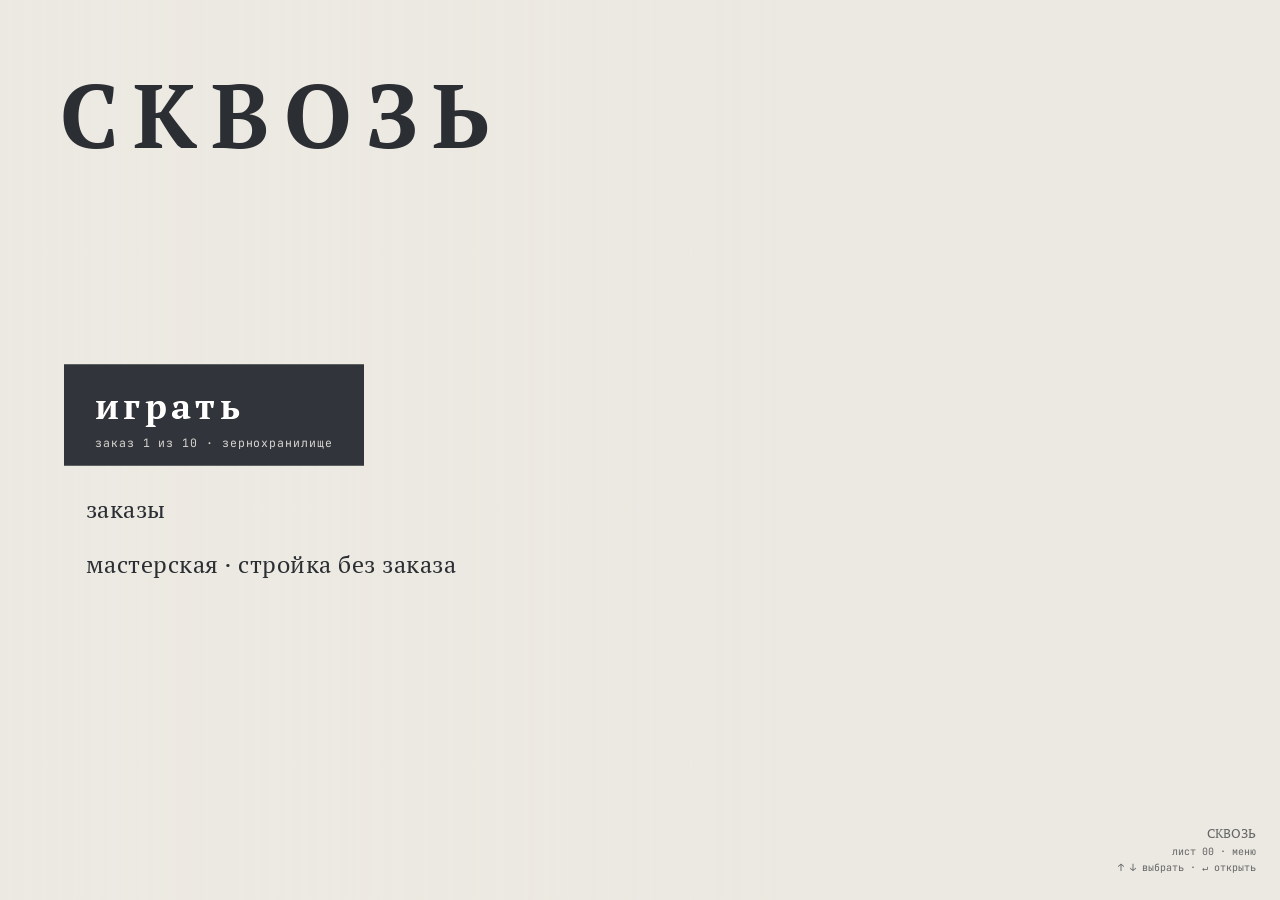
<file: index.html>
<!-- skvoz-pack: redirect -->
<!doctype html>
<html lang="ru">
  <head>
    <meta charset="UTF-8" />
    <meta name="viewport" content="width=device-width, initial-scale=1.0, viewport-fit=cover" />
    <title>СКВОЗЬ</title>
    <style>
      html, body { height: 100%; margin: 0; }
      body {
        display: flex; align-items: center; justify-content: center;
        background: #ece9e2; color: #2b2e33;
        font-family: 'PT Sans', sans-serif;
      }
      a {
        font-family: 'JetBrains Mono', monospace; font-size: 13px;
        letter-spacing: 0.14em; text-transform: uppercase;
        color: #2b2e33; text-decoration: none;
        border: 1.2px solid #2b2e33; padding: 12px 20px;
      }
    </style>
  </head>
  <body>
    <a href="menu.html">открыть меню</a>
    <script>
      var q = location.search;
      location.replace(/[?&]order=/.test(q) ? 'spike.html' + q : 'menu.html');
    </script>
  </body>
</html>
</file>
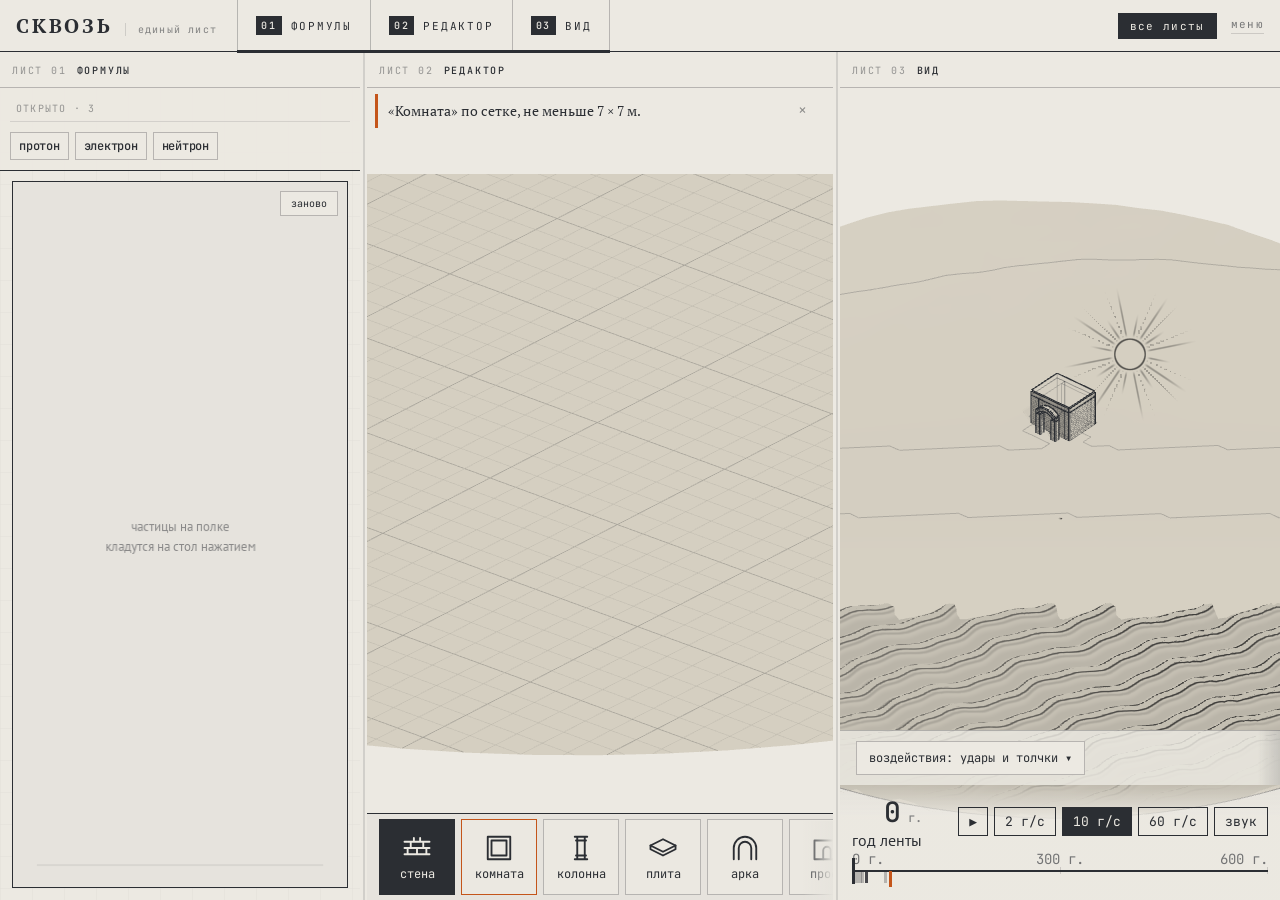
<file: app.html>
<!doctype html>
<html lang="ru">
  <head>
    <meta charset="UTF-8" />
    <meta name="viewport" content="width=device-width, initial-scale=1.0, viewport-fit=cover" />
    <meta name="color-scheme" content="only light" />
    <meta name="apple-mobile-web-app-capable" content="yes" />
    <meta name="mobile-web-app-capable" content="yes" />
    <meta name="apple-mobile-web-app-status-bar-style" content="default" />
    <meta name="apple-mobile-web-app-title" content="СКВОЗЬ" />
    <title>СКВОЗЬ · единый лист</title>
    <link rel="icon" href="data:image/svg+xml,<svg xmlns='http://www.w3.org/2000/svg' viewBox='0 0 32 32'><rect width='32' height='32' fill='%23ece9e2'/><g fill='none' stroke='%232b2e33' stroke-width='2.4'><path d='M7 26V16a9 9 0 0 1 18 0v10'/><path d='M3 29h26'/></g></svg>" />
    <script type="module" crossorigin src="./assets/app-B3xs3hI-.js"></script>
    <link rel="modulepreload" crossorigin href="./assets/spike-Bkp1ek5k.js">
    <link rel="stylesheet" crossorigin href="./assets/spike-BK7Os4aY.css">
    <link rel="stylesheet" crossorigin href="./assets/app-Gt0dUCes.css">
  </head>
  <body>
    <div id="app" class="workbench">
      <header id="rail">
        <div class="rail-mark">
          <span class="rail-name">СКВОЗЬ</span>
          <span class="rail-sub">единый лист</span>
        </div>

        <nav id="tabs">
          <button class="tab" data-sheet="0">
            <span class="tab-no">01</span><span class="tab-name">формулы</span>
          </button>
          <button class="tab" data-sheet="1">
            <span class="tab-no">02</span><span class="tab-name">редактор</span>
          </button>
          <button class="tab" data-sheet="2">
            <span class="tab-no">03</span><span class="tab-name">вид</span>
          </button>
          <span id="tab-ink"></span>
        </nav>

        <div class="rail-tail">
          <span id="hint">1 · 2 · 3: соло &nbsp;·&nbsp; 0: все</span>
          <button id="all-btn">все листы</button>
          <a id="to-menu" href="./menu.html">меню</a>
        </div>
      </header>

      <main id="sheets">
        <section class="pane" data-sheet="0">
          <div class="pane-head">
            <span class="ph-no">лист 01</span>
            <span class="ph-name">формулы</span>
            <button class="ph-solo">соло</button>
          </div>
          <div class="pane-body">
            <iframe src="./formulas.html" title="лист 01 · формулы"></iframe>
          </div>
        </section>

        <div class="split" data-split="0" title="потянуть · двойной клик сбросит"></div>

        <section class="pane" data-sheet="1">
          <div class="pane-head">
            <span class="ph-no">лист 02</span>
            <span class="ph-name">редактор</span>
            <button class="ph-solo">соло</button>
          </div>
          <div class="pane-body">
            <iframe src="./editor.html" title="лист 02 · редактор"></iframe>
          </div>
        </section>

        <div class="split" data-split="1" title="потянуть · двойной клик сбросит"></div>

        <section class="pane" data-sheet="2">
          <div class="pane-head">
            <span class="ph-no">лист 03</span>
            <span class="ph-name">вид</span>
            <button class="ph-solo">соло</button>
          </div>
          <div class="pane-body">
            <iframe src="./spike.html" title="лист 03 · вид"></iframe>
          </div>
        </section>
      </main>
    </div>
  </body>
</html>
</file>
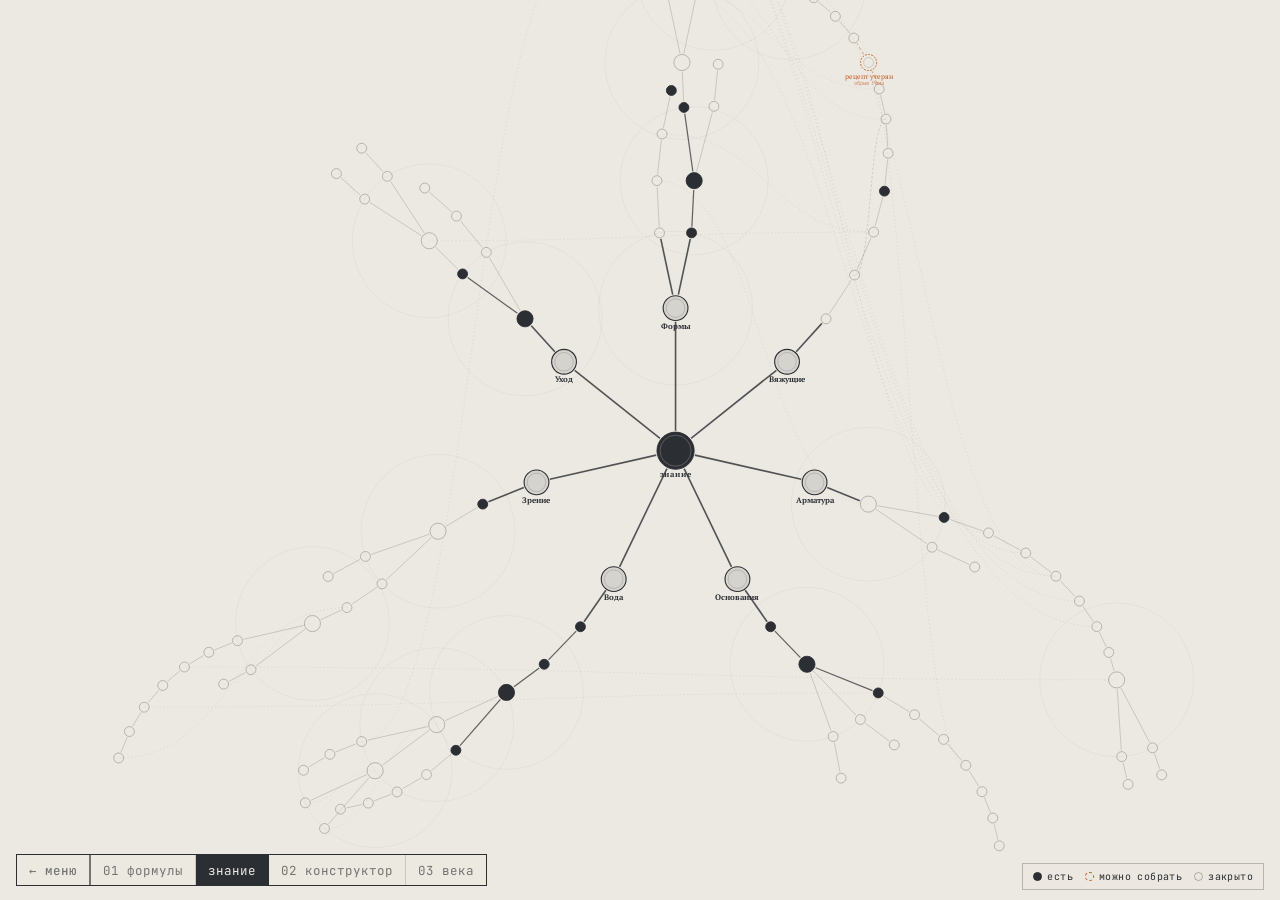
<file: atlas.html>
<!doctype html>
<html lang="ru">
  <head>
    <meta charset="UTF-8" />
    <meta name="viewport" content="width=device-width, initial-scale=1.0, viewport-fit=cover" />
    <meta name="color-scheme" content="only light" />
    <meta name="apple-mobile-web-app-capable" content="yes" />
    <meta name="mobile-web-app-capable" content="yes" />
    <meta name="apple-mobile-web-app-status-bar-style" content="default" />
    <meta name="apple-mobile-web-app-title" content="СКВОЗЬ" />
    <title>СКВОЗЬ · дерево знаний</title>
    <meta name="description" content="СКВОЗЬ" />
    <link rel="icon" href="data:image/svg+xml,<svg xmlns='http://www.w3.org/2000/svg' viewBox='0 0 32 32'><rect width='32' height='32' fill='%23ece9e2'/><g fill='none' stroke='%232b2e33' stroke-width='2.4'><path d='M7 26V16a9 9 0 0 1 18 0v10'/><path d='M3 29h26'/></g></svg>" />
    <script type="module" crossorigin src="./assets/atlas-Bhjero8C.js"></script>
    <link rel="modulepreload" crossorigin href="./assets/spike-Bkp1ek5k.js">
    <link rel="modulepreload" crossorigin href="./assets/device-CDJyhaKh.js">
    <link rel="modulepreload" crossorigin href="./assets/loop-D-vbIP3N.js">
    <link rel="modulepreload" crossorigin href="./assets/prologue-DVpvoFUY.js">
    <link rel="modulepreload" crossorigin href="./assets/sheet-CfHmWWJ_.js">
    <link rel="modulepreload" crossorigin href="./assets/campaign-_0wg1S28.js">
    <link rel="modulepreload" crossorigin href="./assets/atlasToast-BxQrsn4m.js">
    <link rel="stylesheet" crossorigin href="./assets/spike-BK7Os4aY.css">
    <link rel="stylesheet" crossorigin href="./assets/loop-CVRt-vYo.css">
    <link rel="stylesheet" crossorigin href="./assets/atlas-BLDZcf98.css">
  </head>
  <body>
    <div id="app" class="atlas-page">
      <div id="atlas-scroll">
        <svg id="atlas-svg" xmlns="http://www.w3.org/2000/svg"></svg>
      </div>
      <aside id="atlas-card" hidden>
        <!-- Карточка закрывалась только тычком в пустое место карты: на
             телефоне такого места под ней почти нет. -->
        <button type="button" id="ac-close" aria-label="закрыть карточку">×</button>
        <div class="ac-year" id="ac-year"></div>
        <div class="ac-name" id="ac-name"></div>
        <div class="ac-disc" id="ac-disc"></div>
        <p class="ac-note" id="ac-note"></p>
        <p class="ac-status" id="ac-status"></p>
        <a id="ac-chem" hidden href="./formulas.html">открыть на формулах →</a>
        <a id="ac-build" hidden href="./editor.html">строить этим →</a>
      </aside>
      <!-- Ключ к листу: три состояния узла различались только заливкой, и
           нигде не было сказано, какая что значит. -->
      <div id="atlas-legend" aria-hidden="true">
        <span><i class="lg-open"></i>есть</span>
        <span><i class="lg-hint"></i>можно собрать</span>
        <span><i class="lg-shut"></i>закрыто</span>
        <!-- Только что открытый узел носит своё, сплошное рыжее кольцо:
             два разных рыжих знака на карте, а ключ объяснял один. -->
        <span id="lg-fresh" hidden><i class="lg-new"></i>только что открыто</span>
      </div>
    </div>
  </body>
</html>
</file>
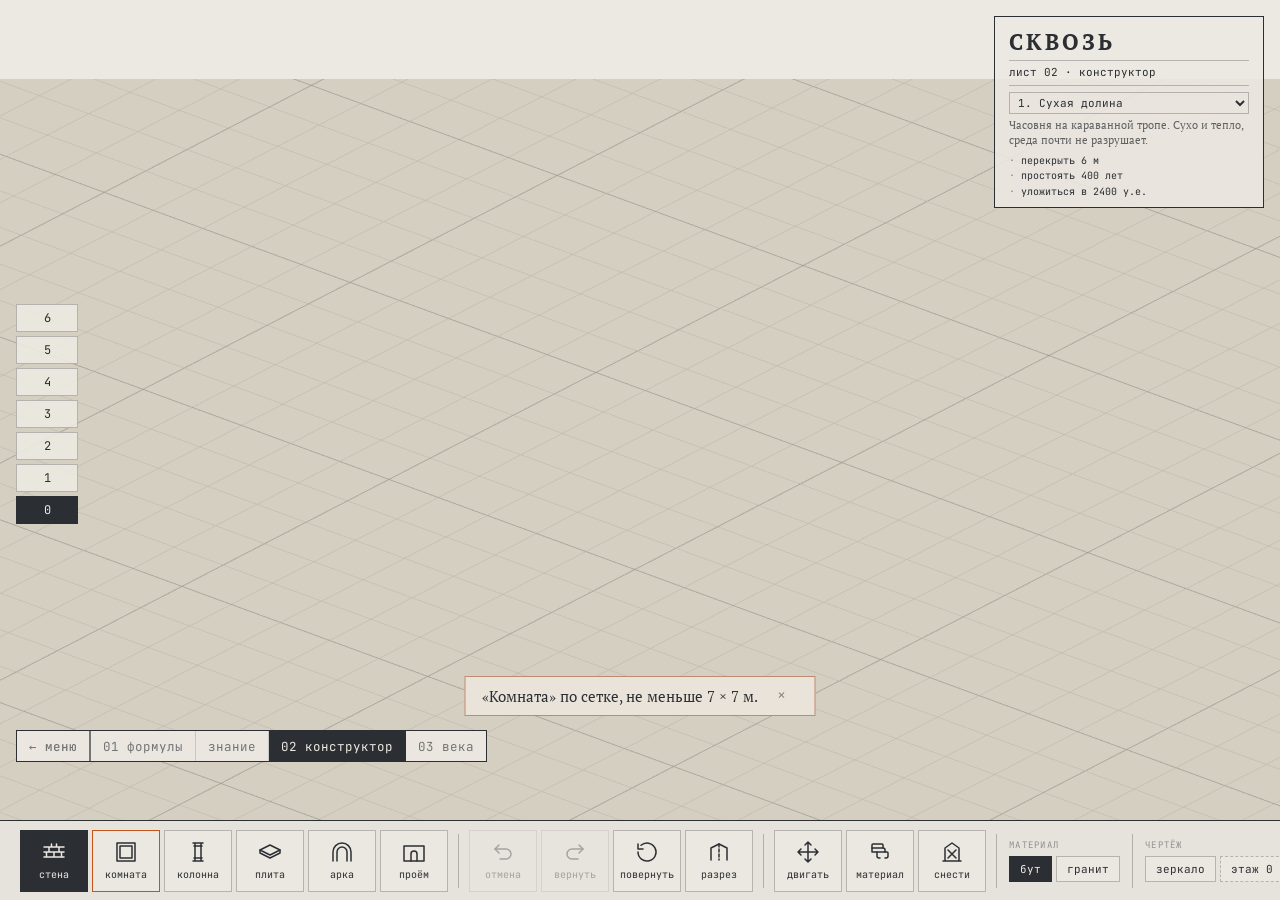
<file: editor.html>
<!doctype html>
<html lang="ru">
  <head>
    <meta charset="UTF-8" />
    <meta name="viewport" content="width=device-width, initial-scale=1.0, viewport-fit=cover" />
    <meta name="color-scheme" content="only light" />
    <meta name="theme-color" content="#2b2e33" />
    <meta name="apple-mobile-web-app-capable" content="yes" />
    <meta name="mobile-web-app-capable" content="yes" />
    <meta name="apple-mobile-web-app-status-bar-style" content="default" />
    <meta name="apple-mobile-web-app-title" content="СКВОЗЬ" />
    <link rel="manifest" href="./manifest.webmanifest" />
    <link rel="apple-touch-icon" href="./pwa/icon-192.png" />
    <title>СКВОЗЬ · конструктор</title>
    <meta name="description" content="СКВОЗЬ" />
    <link rel="icon" href="data:image/svg+xml,<svg xmlns='http://www.w3.org/2000/svg' viewBox='0 0 32 32'><rect width='32' height='32' fill='%23ece9e2'/><g fill='none' stroke='%232b2e33' stroke-width='2.4'><path d='M7 26V16a9 9 0 0 1 18 0v10'/><path d='M3 29h26'/></g></svg>" />
    <script>
      // витрину помечаем до первой отрисовки, иначе на миг видно палитру
      if (new URLSearchParams(location.search).get('attract') === '1') {
        document.documentElement.dataset.attract = '1';
      }
    </script>
    <script type="module" crossorigin src="./assets/editor-elcLtCoi.js"></script>
    <link rel="modulepreload" crossorigin href="./assets/spike-Bkp1ek5k.js">
    <link rel="modulepreload" crossorigin href="./assets/device-CDJyhaKh.js">
    <link rel="modulepreload" crossorigin href="./assets/loop-D-vbIP3N.js">
    <link rel="modulepreload" crossorigin href="./assets/pixelRatio-DLxmMwxw.js">
    <link rel="modulepreload" crossorigin href="./assets/prologue-DVpvoFUY.js">
    <link rel="modulepreload" crossorigin href="./assets/campaign-_0wg1S28.js">
    <link rel="modulepreload" crossorigin href="./assets/region-BRiFY_Co.js">
    <link rel="modulepreload" crossorigin href="./assets/graph-DCScanXG.js">
    <link rel="modulepreload" crossorigin href="./assets/sheet-CfHmWWJ_.js">
    <link rel="modulepreload" crossorigin href="./assets/elementName-BtPU9xD6.js">
    <link rel="modulepreload" crossorigin href="./assets/confirmButton-DAZh_eBE.js">
    <link rel="modulepreload" crossorigin href="./assets/storageNotice-DuvZMpgO.js">
    <link rel="stylesheet" crossorigin href="./assets/spike-BK7Os4aY.css">
    <link rel="stylesheet" crossorigin href="./assets/loop-CVRt-vYo.css">
    <link rel="stylesheet" crossorigin href="./assets/editor-BP4_NmpV.css">
  </head>
  <body>
    <div id="app">
      <canvas id="scene"></canvas>
      <div id="titleblock">
        <div class="tb-name">СКВОЗЬ</div>
        <div class="tb-sheet">лист 02 · конструктор</div>
        <!-- Задание в штампе, как на настоящем чертеже: что строим, где, на
             сколько метров, на сколько лет и на какие деньги. Строки
             зачёркиваются по мере выполнения, пока идёт стройка, — чтобы
             узнать, сдано или нет, не нужно доводить прогон до конца. -->
        <div id="brief">
          <select id="brief-pick" aria-label="площадка"></select>
          <div class="br-task" id="brief-task"></div>
          <ul class="br-checks" id="brief-checks"></ul>
        </div>
      </div>

      <div id="orderbar" hidden>
        <!-- Телефон: плашка свёрнута в одну строку («зернохранилище · 4 м ·
             50 лет · 2300 у.е.»), тап раскрывает бриф и условия. Целиком
             она занимала треть экрана. -->
        <div class="ob-short" id="ob-short" hidden></div>
        <div class="ob-title" id="ob-title"></div>
        <!-- бриф заказа: единственная художественная строка игры; на телефоне
             штамп спрятан, и без этой строки она не показывалась никогда -->
        <div class="ob-brief" id="ob-brief" hidden></div>
        <div class="ob-goal" id="ob-goal"></div>
        <div class="ob-goal" id="ob-region" hidden></div>
        <div class="ob-cost" id="ob-cost"></div>
      </div>

      <!-- Панель стройки внизу во всю ширину, как каталог в build-режиме:
           слева чем строить, дальше из чего, дальше что делать с чертежом.
           Раньше это была россыпь текстовых кнопок в верхнем углу, и найти
           среди них нужную можно было только прочитав все. -->
      <div id="palette">
        <div class="bar-group" id="order-actions" hidden>
          <button id="ob-submit">сдать заказ</button>
        </div>
        <div class="bar-group" id="tools">
          <button data-tool="wall" class="on" title="стена">
            <svg viewBox="0 0 24 24" aria-hidden="true"><path d="M2 17h20M2 12h20M2 7h20M7 7v5M12 12v5M17 7v5M4.5 12v5M19.5 12v5M9.5 7V4M14.5 7V4" /></svg>
            <span>стена</span>
          </button>
          <button data-tool="room" title="комната">
            <svg viewBox="0 0 24 24" aria-hidden="true"><path d="M3 3h18v18H3z" /><path d="M6 6h12v12H6z" /></svg>
            <span>комната</span>
          </button>
          <button data-tool="column" title="колонна">
            <svg viewBox="0 0 24 24" aria-hidden="true"><path d="M7 21h10M7 3h10M9 3v18M15 3v18M8 6h8M8 18h8" /></svg>
            <span>колонна</span>
          </button>
          <button data-tool="slab" title="плита">
            <svg viewBox="0 0 24 24" aria-hidden="true"><path d="M2 10l10-5 10 5-10 5z" /><path d="M2 10v3l10 5 10-5v-3" /></svg>
            <span>плита</span>
          </button>
          <button data-tool="arch" title="арка">
            <svg viewBox="0 0 24 24" aria-hidden="true"><path d="M3 21V12a9 9 0 0118 0v9" /><path d="M7 21v-9a5 5 0 0110 0v9" /></svg>
            <span>арка</span>
          </button>
          <button data-tool="opening" title="проём">
            <svg viewBox="0 0 24 24" aria-hidden="true"><path d="M2 21h20M2 21V6h20v15" /><path d="M9 21v-7a3 3 0 016 0v7" /></svg>
            <span>проём</span>
          </button>
        </div>

        <div class="bar-sep" aria-hidden="true"></div>

        <!-- Отмена, поворот и разрез жили только на клавишах Z/Y, R и V.
             На телефоне клавиш нет: ошибку было нечем отменить, тело нечем
             повернуть, а разреза здания не существовало вовсе. -->
        <div class="bar-group" id="history">
          <button id="undo-btn" data-act="undo" title="отменить (Z)" disabled>
            <svg viewBox="0 0 24 24" aria-hidden="true"><path d="M4 9h11a5 5 0 0 1 0 10h-6" /><path d="M8 5L4 9l4 4" /></svg>
            <span>отмена</span>
          </button>
          <button id="redo-btn" data-act="redo" title="вернуть (Y)" disabled>
            <svg viewBox="0 0 24 24" aria-hidden="true"><path d="M20 9H9a5 5 0 0 0 0 10h6" /><path d="M16 5l4 4-4 4" /></svg>
            <span>вернуть</span>
          </button>
          <button id="rotate-btn" data-act="rotate" title="повернуть тело (R)">
            <svg viewBox="0 0 24 24" aria-hidden="true"><path d="M3 12a9 9 0 1 0 3-6.7" /><path d="M3 4v5h5" /></svg>
            <span>повернуть</span>
          </button>
          <button id="section-btn" data-act="section" title="разрез здания (V)">
            <svg viewBox="0 0 24 24" aria-hidden="true"><path d="M4 20V8l8-4 8 4v12" /><path d="M12 4v16" stroke-dasharray="3 2" /></svg>
            <span>разрез</span>
          </button>
        </div>

        <div class="bar-sep" aria-hidden="true"></div>

        <div class="bar-group" id="edits">
          <button data-tool="move" title="двигать">
            <svg viewBox="0 0 24 24" aria-hidden="true"><path d="M12 2v20M2 12h20M12 2l-3 3M12 2l3 3M12 22l-3-3M12 22l3-3M2 12l3-3M2 12l3 3M22 12l-3-3M22 12l-3 3" /></svg>
            <span>двигать</span>
          </button>
          <button data-tool="paint" title="перебрать материал">
            <svg viewBox="0 0 24 24" aria-hidden="true"><path d="M4 8h11a2 2 0 0 1 2 2v2H4z" /><path d="M4 8V5a1 1 0 0 1 1-1h9a1 1 0 0 1 1 1v3" /><path d="M17 12h2a1 1 0 0 1 1 1v3a2 2 0 0 1-2 2h-1" /><path d="M9 12v4a2 2 0 0 0 2 2h1" /></svg>
            <span>материал</span>
          </button>
          <button data-tool="erase" class="danger" title="снести">
            <svg viewBox="0 0 24 24" aria-hidden="true"><path d="M3 21h18M5 21V8l7-5 7 5v13" /><path d="M8 10l8 8M16 10l-8 8" /></svg>
            <span>снести</span>
          </button>
        </div>

        <div class="bar-sep" aria-hidden="true"></div>

        <div class="bar-col">
          <div class="bar-label">материал</div>
          <div class="chips" id="mats">
            <button data-mat="stone" class="on">камень</button>
          </div>
        </div>

        <div class="bar-sep" aria-hidden="true"></div>

        <div class="bar-col" id="sheet-col">
          <div class="bar-label">чертёж</div>
          <div class="chips">
            <button id="mirror-btn">зеркало</button>
            <span id="level-label">этаж 0</span>
            <button id="mix-btn">замес</button>
            <button id="share-btn">ссылка</button>
            <button id="clear-btn">новый лист</button>
          </div>
        </div>
        <!-- Первые заказы на телефоне: одиннадцать плиток в прокрутке никому не
             нужны, нужны комната, арка, плита, снести и отмена. Остальное за
             кнопкой «все инструменты». -->
        <div class="bar-group" id="bar-more" hidden>
          <button id="bar-more-btn" type="button">ещё</button>
        </div>
      </div>

      <!-- лестница этажей: до неё этаж переключался только клавишами Q/E -->
      <div id="floors" aria-label="этажи"></div>

      <!-- рамка выделения под сносом: видно, что именно улетит -->
      <div id="marquee" hidden></div>

      <!-- Выноска: что встанет и почему не встанет. Раньше это была строка
           внизу листа: на телефоне она пряталась под панелью свойств, а то,
           о чём она говорила, лежало под пальцем. Теперь линия идёт от точки
           касания вверх и в сторону к полке с текстом, как выноска на чертеже. -->
      <svg id="gauge-leader" aria-hidden="true" hidden><polyline points="" /><circle r="2.6" /></svg>
      <div id="gauge" hidden></div>
      <!-- Проводка по первому заказу: одна строка над приговором, которая
           смотрит на настоящее состояние чертежа и говорит следующий шаг.
           Исчезает навсегда после первой сдачи. -->
      <div id="guide" hidden>
        <span id="guide-text"></span>
        <button id="guide-hide" type="button" title="скрыть подсказку" aria-label="скрыть подсказку">×</button>
      </div>
      <div id="forecast">
        <div id="forecast-text"></div>
        <button id="forecast-fold" type="button" title="свернуть приговор" aria-label="свернуть приговор">×</button>
      </div>

      <!-- главное действие листа: построил — проверь, сколько простоит -->
      <!-- Смета на виду: внутри приговора она пряталась за многоточием, а это
           единственное число, которое игрок держит в голове всю стройку. -->
      <div id="purse" hidden></div>
      <button type="button" id="check-btn" title="прогон по векам: чертёж уедет на лист веков" disabled>проверить</button>
      <div id="mixpanel" hidden>
        <div class="props-title">замес · рецепт на м³</div>
        <label class="props-row">вяжущее
          <select id="mix-binder"></select>
        </label>
        <label class="props-row">вяжущее <output id="mix-binder-kg-out">350</output> кг
          <input id="mix-binder-kg" type="range" min="120" max="550" step="10" value="350" />
        </label>
        <label class="props-row">вода <output id="mix-water-out">175</output> кг
          <input id="mix-water" type="range" min="110" max="290" step="5" value="175" />
        </label>
        <label class="props-row">песок <output id="mix-sand-out">700</output> кг
          <input id="mix-sand" type="range" min="300" max="1100" step="25" value="700" />
        </label>
        <label class="props-row">щебень <output id="mix-gravel-out">1100</output> кг
          <input id="mix-gravel" type="range" min="500" max="1500" step="25" value="1100" />
        </label>
        <label class="props-row">пластификатор <output id="mix-plast-out">0</output> %
          <input id="mix-plast" type="range" min="0" max="1.5" step="0.1" value="0" />
        </label>
        <label class="props-row">воздух <output id="mix-air-out">0</output> %
          <input id="mix-air" type="range" min="0" max="8" step="0.5" value="0" />
        </label>
        <div class="props-title" id="mix-out"></div>
        <div id="mix-warn"></div>
        <label class="props-row">выдержка <output id="mix-age-out">28 сут</output>
          <input id="mix-age" type="range" min="0" max="100" step="1" value="42" />
        </label>
        <label class="props-row">погода <output id="mix-temp-out">20 °C</output>
          <input id="mix-temp" type="range" min="2" max="35" step="1" value="20" />
        </label>
        <div id="mix-micro-wrap">
          <canvas id="mix-micro" width="160" height="78" aria-hidden="true"></canvas>
          <div id="mix-micro-cap"></div>
        </div>
        <div id="mix-viz" aria-hidden="true">
          <svg id="mix-cone" viewBox="0 0 72 78">
            <path class="pile" d="M22 62 Q36 62 50 62 L46 66 Q36 68 26 66 Z" />
            <path class="mold" d="M24 20 L48 20 L42 62 L30 62 Z" />
            <line x1="18" y1="66" x2="54" y2="66" stroke="currentColor" stroke-width="1" opacity="0.35" />
          </svg>
          <svg id="mix-curve" viewBox="0 0 160 78">
            <line class="axis" x1="28" y1="10" x2="28" y2="58" />
            <line class="axis" x1="28" y1="58" x2="150" y2="58" />
            <line class="tick" x1="57" y1="58" x2="57" y2="61" />
            <line class="tick" x1="78" y1="58" x2="78" y2="61" />
            <line class="tick" x1="116" y1="58" x2="116" y2="61" />
            <text x="52" y="72">7</text>
            <text x="71" y="72">28</text>
            <text x="107" y="72">год</text>
            <text x="4" y="14">МПа</text>
            <path class="curve" id="mix-curve-path" d="" />
            <text id="mix-curve-fc" x="120" y="18"></text>
          </svg>
        </div>
        <div class="props-row"><button id="mix-save">сохранить смесь</button></div>
      </div>

      <!-- Чертёж, пришедший по ссылке. Прежде о нём спрашивало системное окно
           прямо на запуске: серая коробка поверх ещё не нарисованного листа,
           и поток стоял, пока человек её читает. Полоса на самом листе ждёт
           столько, сколько нужно, и ничего не задерживает. -->
      <div id="linkoffer" hidden>
        <span id="linkoffer-text"></span>
        <span class="lo-actions">
          <button id="linkoffer-open" type="button">открыть присланный</button>
          <button id="linkoffer-keep" type="button">оставить свой</button>
        </span>
      </div>

      <div id="props" hidden>
        <!-- Снять выбор можно было только клавишей Escape, а на телефоне лист
             свойств занимает треть экрана и держит её, пока не выберешь другое
             тело: закрыть его было нечем. -->
        <div class="props-head">
          <div class="props-title" id="props-id"></div>
          <button id="props-close" type="button" title="закрыть" aria-label="снять выбор">×</button>
        </div>
        <!-- Размеры первыми: на телефоне лист свойств в четверть экрана, и
             «стрела», к которой ведёт проводка, была ниже сгиба за материалом. -->
        <label class="props-row" id="props-h-row">
          высота <output id="h-out">3,0</output> м
          <input id="props-h" type="range" min="1" max="30" step="1" />
        </label>
        <label class="props-row" id="props-thick-row">
          <span id="thick-label">толщина стены</span> <output id="thick-out">0,5</output> м
          <input id="props-thick" type="range" min="1" max="6" step="1" />
        </label>
        <label class="props-row" id="props-t-row">
          толщина <output id="t-out">0,25</output> м
          <input id="props-t" type="range" min="0.1" max="0.6" step="0.05" />
        </label>
        <label class="props-row" id="props-rise-row">
          стрела <output id="rise-out">0,6</output> м
          <input id="props-rise" type="range" min="0.2" max="2" step="0.1" />
        </label>
        <div class="props-row" id="props-mats"></div>
        <div class="props-row" id="props-rebar-row"></div>
        <label class="props-row" id="props-cover-row">
          защитный слой <output id="cover-out">30</output> мм
          <input id="props-cover" type="range" min="5" max="80" step="5" />
        </label>
        <div class="props-row">
          <button id="props-delete">снести</button>
        </div>
      </div>

    </div>
  </body>
</html>
</file>
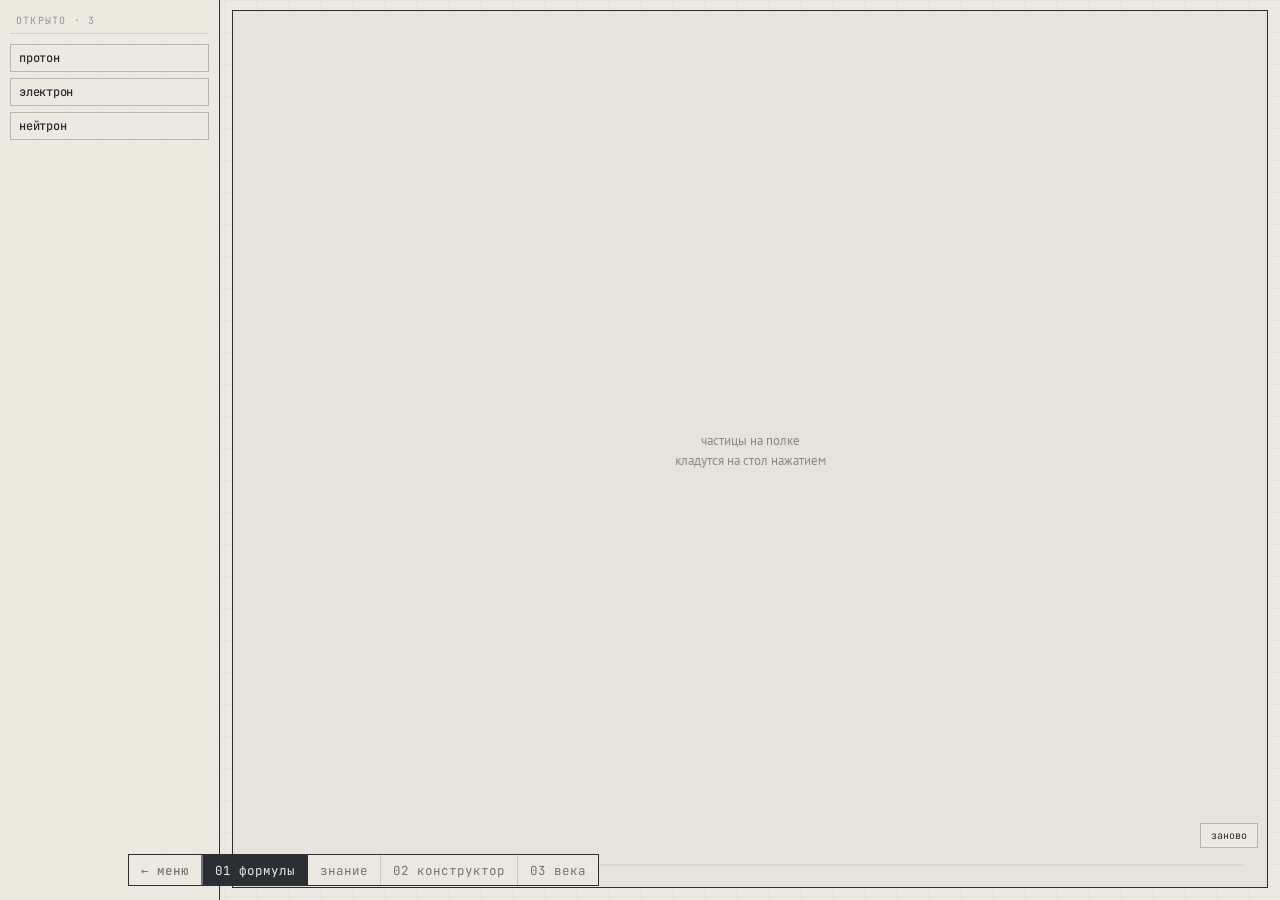
<file: formulas.html>
<!doctype html>
<html lang="ru">
  <head>
    <meta charset="UTF-8" />
    <meta name="viewport" content="width=device-width, initial-scale=1.0, viewport-fit=cover" />
    <meta name="color-scheme" content="only light" />
    <meta name="theme-color" content="#2b2e33" />
    <meta name="apple-mobile-web-app-capable" content="yes" />
    <meta name="mobile-web-app-capable" content="yes" />
    <meta name="apple-mobile-web-app-status-bar-style" content="default" />
    <meta name="apple-mobile-web-app-title" content="СКВОЗЬ" />
    <link rel="manifest" href="./manifest.webmanifest" />
    <link rel="apple-touch-icon" href="./pwa/icon-192.png" />
    <title>СКВОЗЬ · формулы</title>
    <meta name="description" content="СКВОЗЬ" />
    <link rel="icon" href="data:image/svg+xml,<svg xmlns='http://www.w3.org/2000/svg' viewBox='0 0 32 32'><rect width='32' height='32' fill='%23ece9e2'/><g fill='none' stroke='%232b2e33' stroke-width='2.4'><path d='M7 26V16a9 9 0 0 1 18 0v10'/><path d='M3 29h26'/></g></svg>" />
    <script>
      if (new URLSearchParams(location.search).get('attract') === '1') {
        document.documentElement.dataset.attract = '1';
      }
    </script>
    <script type="module" crossorigin src="./assets/formulas-DnjcrpA7.js"></script>
    <link rel="modulepreload" crossorigin href="./assets/spike-Bkp1ek5k.js">
    <link rel="modulepreload" crossorigin href="./assets/device-CDJyhaKh.js">
    <link rel="modulepreload" crossorigin href="./assets/loop-D-vbIP3N.js">
    <link rel="modulepreload" crossorigin href="./assets/pixelRatio-DLxmMwxw.js">
    <link rel="modulepreload" crossorigin href="./assets/prologue-DVpvoFUY.js">
    <link rel="modulepreload" crossorigin href="./assets/graph-DCScanXG.js">
    <link rel="modulepreload" crossorigin href="./assets/sheet-CfHmWWJ_.js">
    <link rel="modulepreload" crossorigin href="./assets/atlasToast-BxQrsn4m.js">
    <link rel="modulepreload" crossorigin href="./assets/confirmButton-DAZh_eBE.js">
    <link rel="modulepreload" crossorigin href="./assets/storageNotice-DuvZMpgO.js">
    <link rel="stylesheet" crossorigin href="./assets/spike-BK7Os4aY.css">
    <link rel="stylesheet" crossorigin href="./assets/loop-CVRt-vYo.css">
    <link rel="stylesheet" crossorigin href="./assets/formulas-Czk3iFpz.css">
  </head>
  <body>
    <div id="app" class="alchemy-page matter-table">
      <aside id="collection" aria-label="открытые вещества"></aside>
      <section id="stage">
        <div id="craft-pad" aria-label="стол материи">
          <canvas id="matter-canvas" width="720" height="420"></canvas>
          <div id="craft-feedback" hidden></div>
          <!-- сброс живёт в углу стола, а не поверх списка веществ -->
          <button type="button" id="reset-btn">заново</button>
          <!-- sheet скрыт: ядро всё ещё пишет SVG для расчёта, UI — только canvas -->
          <svg id="sheet" hidden aria-hidden="true" viewBox="0 0 120 100"></svg>
        </div>
      </section>
    </div>
  </body>
</html>
</file>
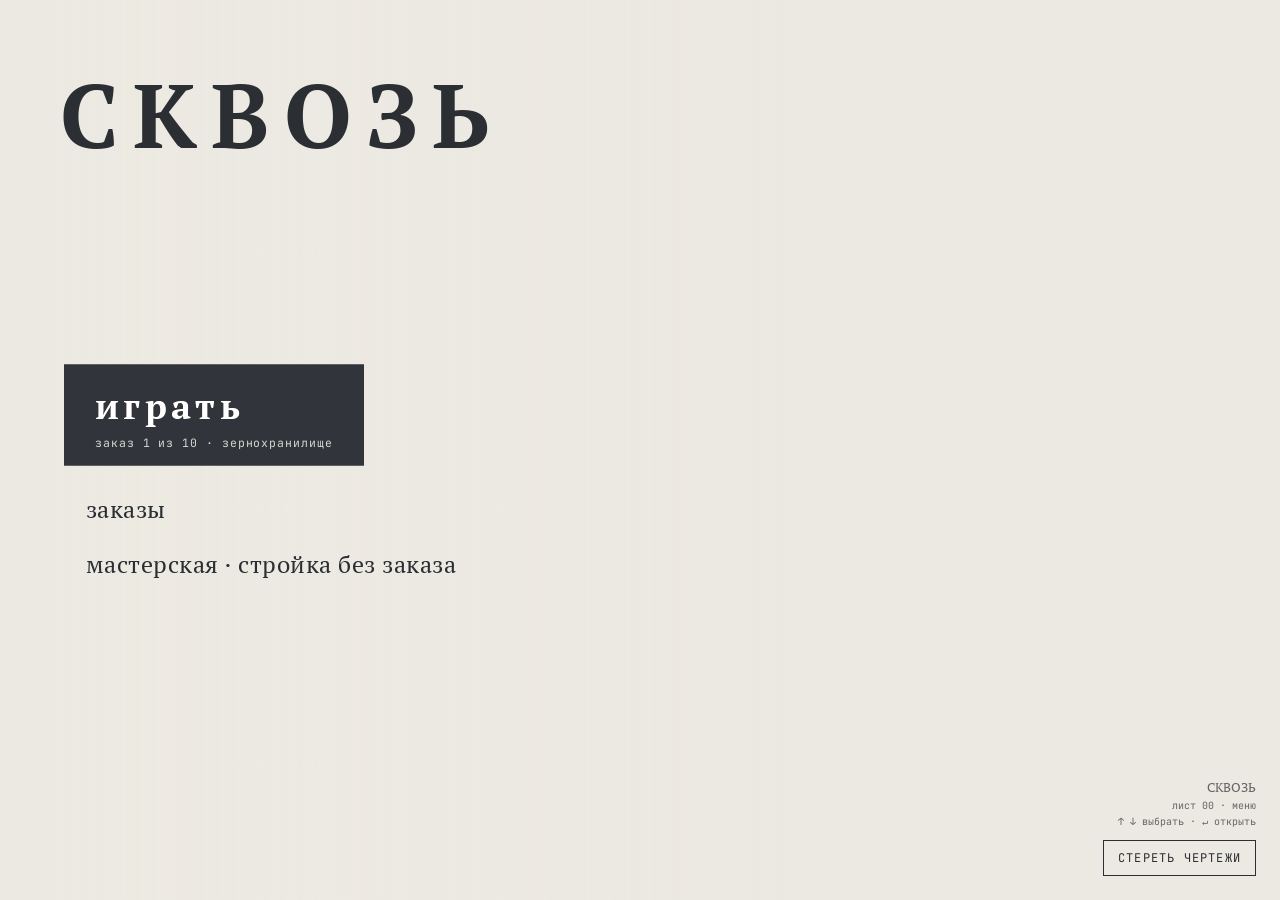
<file: menu.html>
<!doctype html>
<html lang="ru">
  <head>
    <meta charset="UTF-8" />
    <meta name="viewport" content="width=device-width, initial-scale=1.0, viewport-fit=cover" />
    <meta name="color-scheme" content="only light" />
    <meta name="theme-color" content="#2b2e33" />
    <meta name="apple-mobile-web-app-capable" content="yes" />
    <meta name="mobile-web-app-capable" content="yes" />
    <meta name="apple-mobile-web-app-status-bar-style" content="default" />
    <meta name="apple-mobile-web-app-title" content="СКВОЗЬ" />
    <link rel="manifest" href="./manifest.webmanifest" />
    <link rel="apple-touch-icon" href="./pwa/icon-192.png" />
    <title>СКВОЗЬ</title>
    <meta name="description" content="СКВОЗЬ" />
    <link rel="icon" href="data:image/svg+xml,<svg xmlns='http://www.w3.org/2000/svg' viewBox='0 0 32 32'><rect width='32' height='32' fill='%23ece9e2'/><g fill='none' stroke='%232b2e33' stroke-width='2.4'><path d='M7 26V16a9 9 0 0 1 18 0v10'/><path d='M3 29h26'/></g></svg>" />
    <script type="module" crossorigin src="./assets/menu-fo5PCSix.js"></script>
    <link rel="modulepreload" crossorigin href="./assets/spike-Bkp1ek5k.js">
    <link rel="modulepreload" crossorigin href="./assets/device-CDJyhaKh.js">
    <link rel="modulepreload" crossorigin href="./assets/campaign-_0wg1S28.js">
    <link rel="modulepreload" crossorigin href="./assets/prologue-DVpvoFUY.js">
    <link rel="modulepreload" crossorigin href="./assets/sheet-CfHmWWJ_.js">
    <link rel="modulepreload" crossorigin href="./assets/elementName-BtPU9xD6.js">
    <link rel="modulepreload" crossorigin href="./assets/records-rrOyz4zX.js">
    <link rel="modulepreload" crossorigin href="./assets/confirmButton-DAZh_eBE.js">
    <link rel="stylesheet" crossorigin href="./assets/spike-BK7Os4aY.css">
    <link rel="stylesheet" crossorigin href="./assets/menu-DPRPl9cl.css">
  </head>
  <body>
    <div id="app" class="menu">
      <!-- Одна сцена во весь экран, как в главном меню большой игры: Нотр-Дам
           стоит и стареет, а меню лежит поверх него. Три равные панели читались
           тремя чужими окнами и не давали ни одному кадру быть главным. -->
      <div class="cell" id="stage-bg">
        <!-- Адрес ставит меню, а не разметка: на телефоне сцену выбирает
             устройство, и загрузку нельзя начинать до того, как выбор сделан. -->
        <iframe
          data-scene="./spike.html?attract=1&demo=notredame"
          title="лист 03 · века"
        ></iframe>
        <!-- Телефон: тот же Нотр-Дам, но кадром, а не живой сценой. Живая
             занимала главный поток на полторы секунды при открытии меню;
             кадр снят с витрины (infra/e2e/menu-bg-phone.mjs). -->
        <img id="stage-img" alt="" hidden data-src="./pwa/menu-notredame-phone.png" />
      </div>
      <div id="veil"></div>

      <!-- игровой цикл: заказы кампании (docs/07) -->
      <section id="orders" hidden>
        <header id="orders-head">
          <div id="orders-head-text">
            <div class="ord-title">заказы</div>
            <div class="ord-points">очков знания: <b id="ord-points-num">0</b></div>
            <div class="ord-era" id="ord-era"></div>
            <div class="ord-next" id="ord-next"></div>
          </div>
          <button id="orders-close">закрыть</button>
        </header>
        <div id="orders-list"></div>
      </section>

      <!-- финал кампании: что осталось стоять на конец календаря -->
      <section id="finale" hidden>
        <header id="finale-head">
          <div>
            <div class="ord-title">итог веков</div>
            <div class="ord-points" id="fin-sub"></div>
          </div>
          <button id="finale-close">закрыть</button>
        </header>
        <div id="finale-list"></div>
      </section>

      <header id="brand">
        <h1 id="title">СКВОЗЬ</h1>
        <!-- весть портфеля: мир дожил до чьего-то обрушения -->
        <button id="news" hidden></button>
      </header>

      <!-- Одна дверь вместо многих: «играть» ведёт прямо в текущий заказ
           кампании, «заказы» — лестница, «мастерская» — свободная игра
           (вещества, дерево, стройка и века живут там вкладками). -->
      <nav id="items" aria-label="разделы">
        <button class="item play" id="play-btn" data-go="editor.html">
          <span id="play-word">играть</span>
          <span id="play-sub" class="play-sub"></span>
        </button>
        <button class="item" id="orders-btn">заказы · 0 оч.</button>
        <button class="item" data-go="play.html">мастерская · стройка без заказа</button>
      </nav>
      <div id="corner">
        <div id="stamp">
          <div class="st-row st-name">СКВОЗЬ</div>
          <div class="st-row">лист 00 · меню</div>
          <div class="st-row st-meta">↑ ↓ выбрать · ↵ открыть</div>
        </div>
        <button id="wipe">стереть чертежи</button>
      </div>
    </div>
  </body>
</html>
</file>
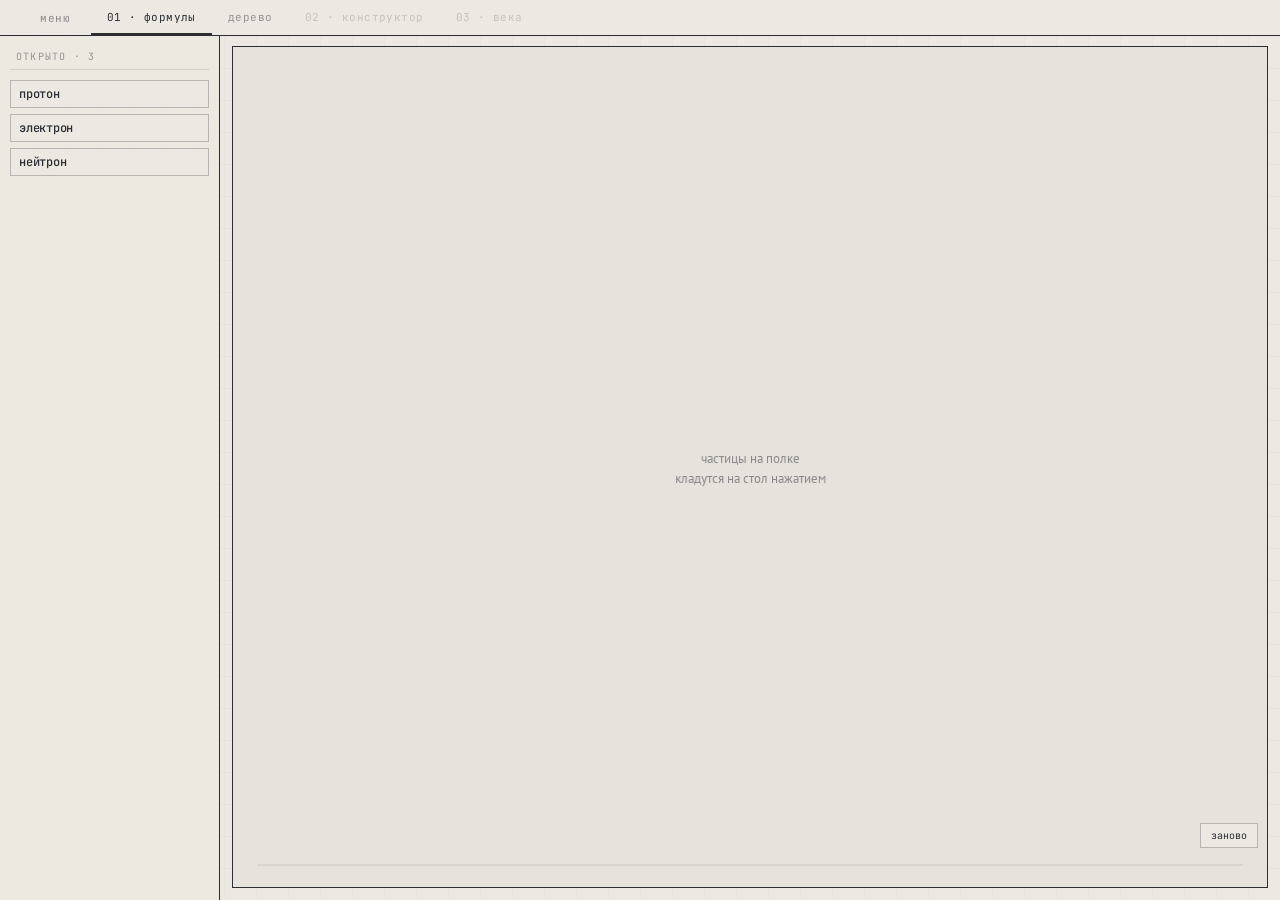
<file: play.html>
<!doctype html>
<html lang="ru">
  <head>
    <meta charset="UTF-8" />
    <meta name="viewport" content="width=device-width, initial-scale=1.0, viewport-fit=cover" />
    <meta name="color-scheme" content="only light" />
    <meta name="apple-mobile-web-app-capable" content="yes" />
    <meta name="mobile-web-app-capable" content="yes" />
    <meta name="apple-mobile-web-app-status-bar-style" content="default" />
    <meta name="apple-mobile-web-app-title" content="СКВОЗЬ" />
    <title>СКВОЗЬ · игра</title>
    <meta name="description" content="СКВОЗЬ" />
    <link rel="icon" href="data:image/svg+xml,<svg xmlns='http://www.w3.org/2000/svg' viewBox='0 0 32 32'><rect width='32' height='32' fill='%23ece9e2'/><g fill='none' stroke='%232b2e33' stroke-width='2.4'><path d='M7 26V16a9 9 0 0 1 18 0v10'/><path d='M3 29h26'/></g></svg>" />
    <script type="module" crossorigin src="./assets/play-Croe4Bjw.js"></script>
    <link rel="modulepreload" crossorigin href="./assets/spike-Bkp1ek5k.js">
    <link rel="modulepreload" crossorigin href="./assets/prologue-DVpvoFUY.js">
    <link rel="modulepreload" crossorigin href="./assets/graph-DCScanXG.js">
    <link rel="modulepreload" crossorigin href="./assets/campaign-_0wg1S28.js">
    <link rel="modulepreload" crossorigin href="./assets/sheet-CfHmWWJ_.js">
    <link rel="stylesheet" crossorigin href="./assets/spike-BK7Os4aY.css">
    <link rel="stylesheet" crossorigin href="./assets/play-C-8p4yvx.css">
  </head>
  <body>
    <div id="app" class="play-shell">
      <!-- одна строка на всю обвязку: выход в меню и четыре листа. Отдельная
           шапка держала «СКВОЗЬ» и «Древность» — полосу экрана под три слова -->
      <nav id="play-tabs" aria-label="этапы игры">
        <a id="play-menu" href="./menu.html">меню</a>
        <!-- Номер отдельным узлом: на телефоне пять названий с номерами в
             строку не встают, и «01 ·» переносилось на строку выше своего
             слова. Порядок листов и так задан порядком вкладок. -->
        <button type="button" data-stage="formulas" data-key="1"><i>01 ·</i> формулы</button>
        <button type="button" data-stage="atlas" data-key="2">дерево</button>
        <button type="button" data-stage="build" data-key="3"><i>02 ·</i> конструктор</button>
        <button type="button" data-stage="watch" data-key="4"><i>03 ·</i> века</button>
      </nav>
      <!-- Закрытая вкладка молчала: нажатие не делало ничего и не говорило,
           чего не хватает. -->
      <div id="play-why" hidden></div>
      <main id="play-main">
      </main>
    </div>
  </body>
</html>
</file>
<file: assets/spike-BK7Os4aY.css>
:root{color-scheme:only light}:root{--paper: #ece9e2;--ink: #2b2e33;--rust: #c4551a;--hair: rgba(43, 46, 51, .28)}@font-face{font-family:"PT Serif";src:url(../fonts/PT_Serif-Regular.woff2) format("woff2");font-weight:400}@font-face{font-family:"PT Serif";src:url(../fonts/PT_Serif-Bold.woff2) format("woff2");font-weight:700}@font-face{font-family:PT Sans;src:url(../fonts/PT_Sans-Regular.woff2) format("woff2");font-weight:400}@font-face{font-family:JetBrains Mono;src:url(../fonts/JetBrainsMono-Regular.woff2) format("woff2");font-weight:400}@font-face{font-family:JetBrains Mono;src:url(../fonts/JetBrainsMono-Medium.woff2) format("woff2");font-weight:500}*{margin:0;padding:0;box-sizing:border-box}html,body,#app{width:100%;height:100%;overflow:hidden}body{background:var(--paper);color:var(--ink);font-family:PT Sans,sans-serif}html,body{overscroll-behavior:none}html{position:fixed;inset:0;overflow:hidden}body{position:fixed;inset:0;overflow:hidden;touch-action:none;-webkit-touch-callout:none;-webkit-tap-highlight-color:transparent}button,a,input,select,textarea,label{touch-action:manipulation}input[type=range]{touch-action:none}:is(#loop,#palette,#items,#play-tabs) :is(button,a,select,label){touch-action:pan-x}:is(#props,#mixpanel,#floors,#orders,#finale,#result,#autopsy,#repair,#godhand,#collection,#atlas-scroll,#play-folio) :is(button,a,select,label){touch-action:pan-y}#scene{position:absolute;inset:0;width:100%;height:100%;display:block;touch-action:none}#titleblock{position:absolute;top:16px;right:16px;border:1.5px solid var(--ink);padding:10px 14px 8px;background:color-mix(in srgb,var(--paper) 88%,transparent);user-select:none;pointer-events:none;min-width:220px;max-width:min(360px,calc(100vw - 32px))}.tb-name{font-family:"PT Serif",serif;font-weight:700;font-size:22px;letter-spacing:.14em}.tb-sheet{font-family:JetBrains Mono,monospace;font-size:11px;margin-top:4px;border-top:1px solid var(--hair);padding-top:4px}.tb-meta{font-family:JetBrains Mono,monospace;font-size:10px;line-height:1.5;opacity:.65;margin-top:2px}#autopsy{position:absolute;top:16px;left:16px;border:1.5px solid var(--ink);padding:9px 13px 10px;background:color-mix(in srgb,var(--paper) 90%,transparent);user-select:none;max-width:300px;display:flex;flex-direction:column}#autopsy[hidden]{display:none}#autopsy>*{flex:0 0 auto}#au-actions{order:9}.au-head{font-family:JetBrains Mono,monospace;font-size:11px;letter-spacing:.12em;text-transform:uppercase;border-bottom:1px solid var(--hair);padding-bottom:4px}#au-body{margin:6px 0 0;display:grid;grid-template-columns:auto 1fr;gap:2px 10px;font-family:JetBrains Mono,monospace;font-size:11px}#au-body dt{opacity:.6}#au-body dd{margin:0;font-variant-numeric:tabular-nums}#au-body dd.dead{color:var(--rust)}#sherlock{position:absolute;left:50%;bottom:calc(var(--hud-h, 89px) + var(--godhand-h, 0px) + var(--autopsy-h, 0px) + 10px);transform:translate(-50%);max-width:min(240px,55vw);padding:0;border:0;background:none;font-family:"PT Serif",serif;font-size:13px;font-style:italic;line-height:1.3;text-align:center;opacity:0;pointer-events:none;transition:opacity .3s ease;z-index:4}#sherlock.show{opacity:1}#app:has(#repair:not([hidden])) #sherlock{display:none}#au-actions{display:flex;flex-wrap:wrap;gap:8px 12px;margin-top:8px;padding-top:7px;border-top:1px solid var(--hair);pointer-events:auto}#au-actions a{display:inline-flex;align-items:center;padding:4px 9px;font-family:JetBrains Mono,monospace;font-size:11px;color:var(--ink);text-decoration:none;border:1.2px solid var(--hair)}#au-actions a:hover{border-color:var(--ink)}@media (pointer: coarse){#au-actions a{min-height:40px;padding:0 11px}}#au-quiz{margin-top:8px;padding-top:7px;border-top:1px solid var(--hair);pointer-events:auto}#au-quiz[hidden]{display:none}#res-quiz{margin:10px 0 2px}#res-quiz[hidden]{display:none}.aq-q{font-family:"PT Serif",serif;font-size:14px;margin-bottom:8px}#aq-choices{display:flex;flex-direction:column;gap:5px}#aq-choices button{font-family:JetBrains Mono,monospace;font-size:11px;text-align:left;background:color-mix(in srgb,var(--paper) 88%,transparent);border:1.2px solid var(--ink);color:var(--ink);padding:6px 9px;cursor:pointer}#aq-choices button:hover,#aq-choices button.ok{background:var(--ink);color:var(--paper)}#aq-choices button.bad{border-color:var(--rust);color:var(--rust)}#aq-verdict{margin-top:8px;font-family:JetBrains Mono,monospace;font-size:11px}#aq-verdict.ok{color:var(--ink)}#aq-verdict.bad{color:var(--rust)}#hud{position:absolute;left:0;right:0;bottom:0;display:grid;grid-template-columns:auto auto 1fr;align-items:center;gap:16px;padding:10px 18px 14px;background:linear-gradient(transparent,color-mix(in srgb,var(--paper) 92%,transparent) 30%)}#year{font-family:JetBrains Mono,monospace;font-weight:500;font-size:34px;min-width:130px;text-align:right;font-variant-numeric:tabular-nums}#year:after{content:" г.";font-size:16px;opacity:.55}#controls{display:flex;gap:6px}#controls button{font-family:JetBrains Mono,monospace;font-size:13px;background:none;border:1.2px solid var(--ink);color:var(--ink);padding:5px 10px;cursor:pointer;border-radius:0}#controls button.on,#controls button:active{background:var(--ink);color:var(--paper)}@media (pointer: coarse){#controls button{min-width:48px;min-height:48px;padding:8px 12px;font-size:13px}#godhand .gh-row{min-height:48px}}#sound-btn.off{opacity:.55;border-style:dashed}#ruler{position:relative;height:34px}#term-tick{position:absolute;top:7px;width:2px;height:20px;margin-left:-1px;background:var(--rust);pointer-events:none}#term-tick[hidden]{display:none}#gh-toggle{font-family:JetBrains Mono,monospace;font-size:12px;background:none;border:1.2px solid var(--hair);color:var(--ink);padding:8px 12px;border-radius:0;margin:4px 8px}#godhand.collapsed>:not(#gh-toggle){display:none}#scrub{-webkit-appearance:none;appearance:none;width:100%;height:34px;background:transparent;cursor:ew-resize;position:relative;z-index:2}#scrub::-webkit-slider-runnable-track{height:1.4px;background:var(--ink)}#scrub::-webkit-slider-thumb{-webkit-appearance:none;width:3px;height:26px;margin-top:-12px;background:var(--ink);border:none}#scrub::-moz-range-track{height:1.4px;background:var(--ink)}#scrub::-moz-range-thumb{width:3px;height:26px;background:var(--ink);border:none;border-radius:0}#marks{position:absolute;inset:0 2px 0 0;pointer-events:none;z-index:3}#marks .mark{position:absolute;top:50%;width:3px;height:12px;margin-left:-1px;transform:translateY(0);background:var(--hair);pointer-events:auto;cursor:pointer}#marks .mark.death{background:var(--rust);height:16px;width:3px}#marks .mark:hover{background:var(--ink)}#marks .mark.death:hover{background:var(--rust);filter:brightness(1.15)}:is(html,body)[data-attract] :is(#titleblock,#hud,#palette,#forecast,#props,#mixpanel,#fx-buttons,#cell-coords,#autopsy,#gate,#sherlock,#floors,#gauge,#repair,#guide){display:none!important}#epoch-moved{position:absolute;left:50%;top:18%;transform:translate(-50%);z-index:9;display:flex;flex-direction:column;align-items:center;gap:6px;padding:16px 30px 14px;border:1.6px solid var(--ink);background:color-mix(in srgb,var(--paper) 96%,transparent);text-align:center;pointer-events:auto;animation:epoch-in .5s cubic-bezier(.3,0,.2,1) both}#epoch-moved b{font-family:"PT Serif",serif;font-size:26px;font-weight:700;letter-spacing:.1em}#epoch-moved span{font-family:JetBrains Mono,monospace;font-size:11px;opacity:.7}#epoch-moved .em-head{font-family:JetBrains Mono,monospace;font-size:10px;letter-spacing:.16em;text-transform:uppercase;opacity:.5}#epoch-moved .em-note{max-width:34ch}#epoch-moved .em-close{margin-top:6px;padding:6px 16px 5px;border:1.2px solid var(--ink);background:var(--ink);color:var(--paper);font-family:JetBrains Mono,monospace;font-size:11px;cursor:pointer}#epoch-moved .em-close:hover{filter:brightness(1.12)}@keyframes epoch-in{0%{opacity:0;transform:translate(-50%,-10px)}to{opacity:1;transform:translate(-50%)}}#godhand{position:absolute;left:16px;top:96px;width:208px;max-height:calc(100vh - 96px - var(--hud-h, 89px) - var(--loop-band, 60px) - 8px);max-height:calc(100dvh - 96px - var(--hud-h, 89px) - var(--loop-band, 60px) - 8px);overflow-y:auto;scrollbar-width:none;display:flex;flex-direction:column;gap:2px;z-index:6}#godhand::-webkit-scrollbar{display:none}#godhand .gh-title{font:600 10px/1.6 ui-monospace,monospace;letter-spacing:.14em;text-transform:uppercase;opacity:.55;margin:8px 0 2px}#godhand .gh-row{display:flex;flex-direction:column;align-items:flex-start;gap:1px;padding:5px 8px;border:1px solid rgba(43,39,35,.18);background:#f2ede3d1;color:#2b2723;cursor:pointer;text-align:left}#godhand .gh-row:hover{border-color:#2b272373}#godhand .gh-row.on{border-color:#c4622d;box-shadow:inset 2px 0 #c4622d}#godhand .gh-row b{font:600 11px/1.3 ui-monospace,monospace;letter-spacing:.06em;text-transform:uppercase}#godhand .gh-row i{font:400 10px/1.3 ui-monospace,monospace;font-style:normal;opacity:.62}#godhand .gh-axis{display:flex;align-items:center;gap:4px;margin-top:4px}#godhand .gh-axis button{padding:3px 8px;border:1px solid rgba(43,39,35,.18);background:#f2ede3d1;color:#2b2723;cursor:pointer}#godhand .gh-axis span{flex:1;text-align:center;font:500 10px/1.4 ui-monospace,monospace;letter-spacing:.08em;text-transform:uppercase;opacity:.72}.rp-head{display:flex;align-items:center;justify-content:space-between;gap:8px}.rp-close{flex:0 0 auto;font-family:JetBrains Mono,monospace;font-size:16px;line-height:1;background:none;border:1.2px solid var(--hair);color:var(--ink);padding:2px 8px 3px;cursor:pointer;border-radius:0}.rp-close:hover{border-color:var(--ink)}@media (pointer: coarse){.rp-close{min-width:44px;min-height:40px}}#repair{position:absolute;left:16px;bottom:108px;border:1.5px solid var(--ink);padding:9px 12px 10px;background:color-mix(in srgb,var(--paper) 92%,transparent);width:268px;z-index:6}.rp-head{font-family:JetBrains Mono,monospace;font-size:11px;letter-spacing:.1em;text-transform:uppercase;border-bottom:1px solid var(--hair);padding-bottom:4px}.rp-year{text-transform:lowercase}.rp-state{font-family:JetBrains Mono,monospace;font-size:10px;opacity:.7;margin-top:4px}.rp-state.dead{color:var(--rust);opacity:1}.rp-list{display:flex;flex-direction:column;gap:3px;margin-top:7px}.rp-list button{display:grid;grid-template-columns:1fr auto;gap:0 8px;text-align:left;font:inherit;color:var(--ink);background:transparent;border:1px solid var(--hair);padding:4px 7px 5px;cursor:pointer}.rp-list button:hover:not(:disabled){background:color-mix(in srgb,var(--ink) 8%,transparent)}.rp-list button:disabled{opacity:.42;cursor:default}.rp-name{font-family:"PT Serif",serif;font-size:13px}.rp-price{font-family:JetBrains Mono,monospace;font-size:11px;align-self:center}.rp-what{grid-column:1 / -1;font-family:JetBrains Mono,monospace;font-size:9.5px;line-height:1.35;opacity:.62}.rp-purse{font-family:JetBrains Mono,monospace;font-size:10px;letter-spacing:.08em;margin-top:7px;border-top:1px solid var(--hair);padding-top:5px}.rp-diag{display:grid;grid-template-columns:1fr auto;gap:1px 8px;margin:6px 0 0;font-family:JetBrains Mono,monospace;font-size:10px}.rp-diag dt{opacity:.62}.rp-diag dd{margin:0;text-align:right}.rp-diag dd.dead{color:var(--rust)}#au-outcome{margin-top:8px}.au-sub{font-family:JetBrains Mono,monospace;font-size:10px;letter-spacing:.12em;text-transform:uppercase;border-top:1px solid var(--hair);padding-top:6px}.au-sub.dead{color:var(--rust)}.au-brief dl,.au-score{margin:4px 0 0;display:grid;grid-template-columns:auto 1fr;gap:1px 10px;font-family:JetBrains Mono,monospace;font-size:11px}.au-score{border-top:1px solid var(--hair);padding-top:6px;margin-top:7px}.au-brief dt,.au-score dt{opacity:.6}.au-brief dd,.au-score dd{margin:0;text-align:right;font-variant-numeric:tabular-nums}.au-brief dd.dead{color:var(--rust)}.au-chain{margin:7px 0 0;padding-left:15px;font-family:JetBrains Mono,monospace;font-size:10px;line-height:1.5;opacity:.78}.au-record{margin-top:7px;padding-top:6px;border-top:1px solid var(--hair);font-family:JetBrains Mono,monospace;font-size:10px}.au-record.dead{color:var(--rust)}.au-link{display:inline-block;margin-top:3px;font-family:JetBrains Mono,monospace;font-size:10px;color:var(--ink)}.au-share{margin-top:7px;font:inherit;font-size:11px;color:var(--ink);background:transparent;border:1px solid var(--hair);padding:3px 9px;cursor:pointer}.au-share:hover{background:color-mix(in srgb,var(--ink) 8%,transparent)}@media (pointer: coarse){.au-share{min-height:44px;padding:6px 12px}}.au-money{border-top:1px solid var(--hair)}#result{position:absolute;inset:0;z-index:20;display:flex;align-items:center;justify-content:center;background:color-mix(in srgb,var(--paper) 78%,transparent);padding:calc(16px + var(--snav-h, 0px)) 16px 16px}#result[hidden]{display:none}.res-card{width:min(560px,100%);max-height:calc(100% - 32px);overflow-y:auto;border:1.5px solid var(--ink);background:var(--paper);padding:18px 22px 0}.res-title{font-family:"PT Serif",serif;font-weight:700;font-size:26px;letter-spacing:.08em}.res-of{display:block;font-family:JetBrains Mono,monospace;font-weight:400;font-size:13px;letter-spacing:.06em;margin-top:2px}.res-award{font-family:JetBrains Mono,monospace;font-size:15px;margin-top:8px;padding:7px 10px;border:1.4px solid var(--ink);font-variant-numeric:tabular-nums}.res-award[hidden]{display:none}.res-verdict{font-family:JetBrains Mono,monospace;font-size:13px;margin-top:6px;padding-bottom:8px;border-bottom:1px solid var(--hair)}.res-verdict.fail{color:var(--rust)}.res-rows{font-family:JetBrains Mono,monospace;font-size:12px;line-height:1.7;margin-top:8px;font-variant-numeric:tabular-nums}.res-rows .gain{border-bottom:1.5px solid var(--ink)}.res-more-btn{display:block;margin:6px 0 2px;padding:4px 10px;font-family:JetBrains Mono,monospace;font-size:12px;background:none;border:1.2px solid var(--hair);color:var(--ink);cursor:pointer;border-radius:0}.res-more-btn:hover{border-color:var(--ink)}.res-more{margin-top:6px;font-family:JetBrains Mono,monospace;font-size:12px;line-height:1.7;font-variant-numeric:tabular-nums}.res-more[hidden]{display:none}.res-sub{font-family:JetBrains Mono,monospace;font-size:11px;letter-spacing:.14em;text-transform:uppercase;margin-top:14px;opacity:.65}.res-chain{margin:6px 0 0;padding-left:20px;font-family:JetBrains Mono,monospace;font-size:11.5px;line-height:1.65}.res-chain .when{opacity:.55}.res-actions{display:flex;gap:8px;margin-top:16px;flex-wrap:wrap;position:sticky;bottom:0;background:var(--paper);border-top:1px solid var(--hair);padding:10px 0 16px}.res-actions button{font-family:JetBrains Mono,monospace;font-size:12px;letter-spacing:.1em;text-transform:uppercase;background:none;border:1.2px solid var(--ink);color:var(--ink);padding:8px 14px;cursor:pointer;border-radius:0}.res-actions button:hover,#res-orders{background:var(--ink);color:var(--paper)}#res-orders:hover{background:var(--paper);color:var(--ink)}@media (max-width: 900px){#godhand{left:0;right:0;top:auto;bottom:var(--hud-h, 89px);width:auto;flex-direction:row;align-items:stretch;gap:6px;padding:6px 8px;overflow-x:auto;scrollbar-width:none;background:color-mix(in srgb,var(--paper) 82%,transparent);border-top:1px solid var(--hair)}#godhand::-webkit-scrollbar{display:none}#godhand .gh-title{display:none}#godhand .gh-row{flex:0 0 auto;min-height:44px;justify-content:center;padding:6px 10px;white-space:nowrap}#godhand .gh-row i{display:none}#godhand .gh-axis{margin-top:0;margin-left:6px}#godhand .gh-axis button{min-height:44px;min-width:44px;padding:4px 10px}#gh-toggle{position:sticky;left:0;z-index:1;flex:0 0 auto;white-space:nowrap;background:var(--paper);min-width:44px;text-align:center}#godhand{background-image:linear-gradient(to left,color-mix(in srgb,var(--ink) 16%,transparent),transparent 22px)}}@media (pointer: coarse){#controls button{min-height:48px}#godhand button{min-height:44px}#godhand .gh-axis button{min-width:44px}#godhand #gh-toggle{min-height:48px;min-width:48px;font-size:13px}#result button{min-height:48px;font-size:13px}.res-actions button,.res-more-btn{min-width:48px}}@media (pointer: coarse){#scrub{height:44px}#scrub::-webkit-slider-thumb{height:34px;margin-top:-16px}#scrub::-moz-range-thumb{height:34px}}@media (max-width: 900px){#titleblock{top:calc(var(--snav-h, 45px) + 8px);right:8px;min-width:0;max-width:56vw;padding:5px 9px 6px}.tb-name{display:none}#titleblock{border:0;background:none;padding:0;max-width:62vw;text-align:right}.tb-sheet{font-size:11px;margin-top:0;border-top:0;padding-top:0}.tb-sheet,.tb-meta{font-size:9.5px}#autopsy,#repair{left:0;right:0;top:auto;width:auto;max-width:none;border-width:1.5px 0 0;max-height:26vh;overflow-y:auto;mask-image:linear-gradient(to bottom,#000 calc(100% - 18px),transparent);padding:7px 11px 8px}#epoch-moved{top:calc(var(--snav-h, 45px) + 8px);left:8px;right:8px;transform:none;padding:8px 14px 9px;max-width:none;animation:epoch-in-strip .5s cubic-bezier(.3,0,.2,1) both}@keyframes epoch-in-strip{0%{opacity:0;transform:translateY(-10px)}to{opacity:1;transform:translateY(0)}}#epoch-moved b{font-size:20px}#epoch-moved .em-note{font-size:10.5px}#app:has(#epoch-moved) #titleblock{display:none}#repair{max-height:40vh}#app:has(#repair:not([hidden])) #autopsy{display:none}#app:has(#autopsy:not([hidden])) #repair{max-height:32vh}.aq-q{font-size:12.5px;margin-bottom:5px}#aq-choices{gap:4px}#aq-choices button{padding:4px 8px;font-size:10.5px}#au-quiz{margin-top:6px;padding-top:5px}.au-chain{margin-top:5px;font-size:9.5px;line-height:1.4}#year{font-size:24px}#year:after{font-size:12px}#result-btn{margin-left:0}#hud{padding:6px 12px calc(8px + env(safe-area-inset-bottom))}:root[data-native] #hud{padding-bottom:8px}#godhand .gh-row{min-height:40px}#autopsy{bottom:calc(var(--hud-h, 89px) + var(--godhand-h, 0px))}#repair{bottom:calc(var(--hud-h, 89px) + var(--godhand-h, 0px) + var(--autopsy-h, 0px))}}@media (max-height: 480px) and (orientation: landscape){#titleblock{display:none}#autopsy,#repair{right:148px;max-height:30vh}#autopsy{bottom:var(--hud-h, 89px)}#repair{bottom:calc(var(--hud-h, 89px) + var(--autopsy-h, 0px))}}@media (pointer: coarse){#au-actions a{display:inline-flex;align-items:center;justify-content:center;min-height:44px;min-width:44px}}@media (max-width: 900px) and (orientation: portrait){#hud{grid-template-columns:auto 1fr;grid-template-rows:auto auto;gap:4px 12px;padding:8px 12px calc(12px + env(safe-area-inset-bottom))}:root[data-native] #hud{padding-bottom:12px}#ruler{grid-column:1 / -1}#year{font-size:28px;min-width:0}#controls{flex-wrap:wrap;justify-content:flex-end}}@media (max-height: 480px) and (orientation: landscape){#godhand{left:auto;right:8px;top:calc(var(--snav-h, 45px) + 6px);bottom:auto;width:auto;max-width:40vw;flex-direction:column;gap:4px;padding:0;background:none;border-top:0;max-height:calc(100vh - var(--snav-h, 45px) - var(--hud-h, 89px) - 16px);max-height:calc(100dvh - var(--snav-h, 45px) - var(--hud-h, 89px) - 16px);overflow-y:auto;scrollbar-width:none}#godhand::-webkit-scrollbar{display:none}#godhand .gh-row{min-height:36px;padding:4px 8px}}@media (max-height: 480px) and (orientation: landscape){#sherlock{left:12px;transform:none;bottom:calc(var(--hud-h, 89px) + 8px);max-width:46vw;padding:2px 6px;background:color-mix(in srgb,var(--paper) 88%,transparent);text-align:left}}#godhand{touch-action:pan-x pan-y;overscroll-behavior:contain}.res-card,#autopsy,#repair,#result{touch-action:pan-y;overscroll-behavior:contain}@media (max-height: 480px) and (orientation: landscape){#autopsy,#repair{left:0;right:auto;top:var(--snav-h, 45px);bottom:var(--hud-h, 89px);width:min(360px,42vw);max-width:none;max-height:none;border-width:0 1.5px 0 0;overflow-y:auto}#app:has(#repair:not([hidden])) #autopsy{display:none}#app:has(#autopsy:not([hidden])) #sherlock,#app:has(#repair:not([hidden])) #sherlock{left:calc(min(360px,42vw) + 12px)}}
</file>
<file: assets/app-Gt0dUCes.css>
.workbench{display:grid;grid-template-rows:auto 1fr;background:var(--paper);--w-left: 360px;--w-right: 440px}#rail{position:relative;display:grid;grid-template-columns:auto 1fr auto;align-items:center;gap:20px;height:52px;padding:0 16px;border-bottom:1.5px solid var(--ink);user-select:none}.rail-mark{display:flex;align-items:baseline;gap:12px}.rail-name{font-family:"PT Serif",serif;font-weight:700;font-size:20px;letter-spacing:.14em}.rail-sub{font-family:JetBrains Mono,monospace;font-size:10px;letter-spacing:.12em;opacity:.55;padding-left:12px;border-left:1px solid var(--hair)}#tabs{position:relative;display:flex;align-self:stretch;align-items:stretch}.tab{display:flex;align-items:center;gap:9px;padding:0 18px;background:none;border:0;border-left:1px solid var(--hair);color:var(--ink);cursor:pointer;font-family:JetBrains Mono,monospace;font-size:11px;letter-spacing:.16em;text-transform:uppercase;opacity:.5;transition:opacity .18s ease}.tab:last-of-type{border-right:1px solid var(--hair)}.tab:hover{opacity:.85}.tab.on{opacity:1}.tab-no{font-size:10px;font-weight:500;padding:3px 5px;opacity:.5;transition:background .18s ease,color .18s ease,opacity .18s ease}.tab.on .tab-no{background:var(--ink);color:var(--paper);opacity:1}#tab-ink{position:absolute;bottom:-1.5px;left:0;width:0;height:2.5px;background:var(--ink);transition:left .22s cubic-bezier(.4,0,.2,1),width .22s cubic-bezier(.4,0,.2,1);pointer-events:none}.rail-tail{display:flex;align-items:center;gap:14px}#hint{font-family:JetBrains Mono,monospace;font-size:10px;letter-spacing:.1em;opacity:.45}#all-btn{font-family:JetBrains Mono,monospace;font-size:11px;letter-spacing:.12em;background:none;border:1.2px solid var(--ink);color:var(--ink);padding:5px 11px;cursor:pointer;border-radius:0}#all-btn.on{background:var(--ink);color:var(--paper)}#to-menu{font-family:JetBrains Mono,monospace;font-size:11px;letter-spacing:.12em;color:var(--ink);text-decoration:none;border-bottom:1px solid var(--hair);padding-bottom:2px;opacity:.6;transition:opacity .15s ease,border-color .15s ease}#to-menu:hover{opacity:1;border-color:var(--ink)}#sheets{position:relative;display:grid;grid-template-columns:var(--w-left) 7px 1fr 7px var(--w-right);min-height:0}#sheets[data-mode=solo]{grid-template-columns:1fr}#sheets[data-mode=solo] .split{display:none}.pane{position:relative;display:grid;grid-template-rows:auto 1fr;min-width:0;min-height:0;overflow:hidden}.pane[data-parked="1"]{position:fixed;top:0;left:-20000px;width:960px;height:640px;pointer-events:none}.pane-head{display:flex;align-items:center;gap:10px;padding:8px 12px 7px;border-bottom:1px solid var(--hair);font-family:JetBrains Mono,monospace;font-size:10px;letter-spacing:.18em;text-transform:uppercase;user-select:none}.ph-no{opacity:.45}.ph-name{font-weight:500}.ph-solo{margin-left:auto;font-family:JetBrains Mono,monospace;font-size:9px;letter-spacing:.16em;text-transform:uppercase;background:none;border:1px solid var(--hair);color:var(--ink);padding:3px 8px;cursor:pointer;border-radius:0;opacity:0;transition:opacity .15s ease,border-color .15s ease}.pane:hover .ph-solo{opacity:.7}.ph-solo:hover{opacity:1;border-color:var(--ink)}.tab:focus-visible,#all-btn:focus-visible,#to-menu:focus-visible,.ph-solo:focus-visible,.split:focus-visible{outline:2px solid var(--ink);outline-offset:2px}.ph-solo:focus-visible{opacity:1;border-color:var(--ink)}.split:focus-visible:before{background:var(--ink);width:1.6px}.pane-body{position:relative;min-height:0}.pane-body iframe{position:absolute;inset:0;width:100%;height:100%;border:0;display:block}.split{position:relative;cursor:col-resize;touch-action:none}.split:before{content:"";position:absolute;top:0;bottom:0;left:50%;width:1px;transform:translate(-50%);background:var(--hair);transition:background .15s ease,width .15s ease}.split:hover:before,.split[data-drag="1"]:before{background:var(--ink);width:1.6px}.workbench[data-drag="1"]{cursor:col-resize}.workbench[data-drag="1"] .pane-body iframe{pointer-events:none}@media (max-width: 1300px){#hint{display:none}}@media (max-width: 1180px){.rail-sub{display:none}}@media (prefers-reduced-motion: reduce){.tab,.tab-no,#tab-ink,#to-menu,.ph-solo,.split:before{transition:none}}@media (max-width: 768px){#rail{grid-template-columns:1fr;height:auto;gap:0;padding:0 12px}.rail-mark{padding:6px 0 2px}.rail-name{font-size:17px}#tabs{width:100%;border-top:1px solid var(--hair)}.tab{flex:1;justify-content:center;padding:0 6px;min-height:44px}.rail-tail{flex-wrap:wrap;gap:4px;padding:4px 0 8px}.rail-tail .snav--inline{flex:1 1 100%}.rail-tail .snav--inline a{flex:1;border:1px solid var(--hair)}#to-menu{display:inline-flex;align-items:center}}@media (pointer: coarse){#all-btn,#to-menu,.ph-solo,.tab{min-height:44px}#to-menu{min-width:44px;justify-content:center}#all-btn,#to-menu,.ph-solo{display:inline-flex;align-items:center}.ph-solo{opacity:.7;padding:8px 14px}}@media (max-width: 768px){#all-btn{display:none}}
</file>
<file: assets/loop-CVRt-vYo.css>
#loop{position:absolute;left:16px;bottom:14px;z-index:5;display:flex;align-items:stretch;gap:0;padding:0;border:1.4px solid var(--ink);background:color-mix(in srgb,var(--paper) 94%,transparent);font-family:JetBrains Mono,monospace;font-size:12.5px;user-select:none}#loop a{color:var(--ink);text-decoration:none;opacity:.62;padding:7px 12px 6px;border-right:1px solid var(--hair);white-space:nowrap;transition:background .15s ease,opacity .15s ease}#loop a:last-child{border-right:0}#loop a:first-child{border-right:2px solid var(--ink);font-weight:500}#loop a:hover{opacity:1;background:color-mix(in srgb,var(--ink) 9%,transparent)}#loop a.on{opacity:1;background:var(--ink);color:var(--paper)}#loop .sep{display:none}:root{--loop-h: 32px;--loop-gap: 14px;--loop-band: calc(var(--loop-h) + var(--loop-gap) * 2)}#loop{bottom:var(--loop-gap)}.alchemy-page #loop{left:128px}body:has(#palette) #loop{bottom:calc(var(--bar-h, 80px) + 58px)}.atlas-page #tree-legend{bottom:var(--loop-band)}body:has(#hud) #loop{bottom:calc(var(--hud-h, 69px) + var(--loop-gap))}:is(html,body)[data-attract] #loop{display:none!important}@media (max-width: 900px){:root{--snav-h: 45px}#loop{inset:0 0 auto!important;height:auto;border-width:0 0 1.4px;padding-top:env(safe-area-inset-top);overflow-x:auto;scrollbar-width:none;justify-content:flex-start}#loop::-webkit-scrollbar{display:none}:root[data-native] #loop{padding-top:0}#loop a{display:flex;align-items:center;padding:0 12px;font-size:13px;white-space:nowrap}}@media (pointer: coarse){#loop a{min-height:44px;display:flex;align-items:center}}#storage-notice{position:absolute;left:8px;right:8px;bottom:8px;z-index:20;display:flex;flex-wrap:wrap;align-items:center;gap:8px 12px;padding:9px 13px 10px;border:1.5px solid var(--rust);background:color-mix(in srgb,var(--paper) 95%,transparent);color:var(--ink);font-family:JetBrains Mono,monospace;font-size:12.5px;line-height:1.4}#storage-notice button{margin-left:auto;font-family:JetBrains Mono,monospace;font-size:12px;background:var(--rust);border:1.2px solid var(--rust);color:var(--paper);padding:6px 14px;cursor:pointer;border-radius:0}@media (pointer: coarse){#storage-notice button{min-height:44px}}@media (prefers-reduced-motion: reduce){*,*:before,*:after{animation-duration:.001ms!important;animation-iteration-count:1!important;transition-duration:.001ms!important;scroll-behavior:auto!important}}@media (max-width: 440px){#loop a,body:has(#palette) #loop a,body:has(#hud) #loop a{padding:8px 7px 7px;font-size:11px;letter-spacing:-.01em}}#loop{touch-action:pan-x;overscroll-behavior:contain}
</file>
<file: assets/atlas-BLDZcf98.css>
.atlas-page{display:grid;grid-template-rows:1fr;background:var(--paper)}#tree-legend{position:absolute;left:16px;bottom:16px;z-index:4;display:flex;gap:14px;font-family:JetBrains Mono,monospace;font-size:10px;opacity:.55;pointer-events:none}#tree-legend .lg:before{content:"";display:inline-block;width:18px;height:0;border-top:2px solid var(--ink);margin-right:6px;vertical-align:middle}#tree-legend .lg.trunk:before{border-top-width:3px}#tree-legend .lg.cross:before{border-top-style:dashed;border-color:var(--rust)}#tree-legend .lg.chem:before{border-top-style:dotted}.orbit{fill:none;stroke:var(--ink);stroke-width:1;opacity:.07}.spoke{stroke:var(--ink);stroke-width:1;opacity:.06}.edge{fill:none;stroke:var(--ink);stroke-width:1.5;opacity:.2;pointer-events:none}.edge.tree.on{opacity:.72;stroke-width:2}.edge.trunk{stroke-width:2.2;opacity:.28}.edge.trunk.on{opacity:.8;stroke-width:2.6}.edge.chem{stroke-dasharray:4 3;opacity:.16}.edge.chem.on{opacity:.42}.edge.cross{fill:none;stroke:var(--ink);stroke-width:1.15;stroke-dasharray:2 4;opacity:.12;pointer-events:none}.edge.cross.on{opacity:.42;stroke:var(--rust)}.edge.break{stroke:var(--rust);opacity:.55;stroke-dasharray:5 4}#atlas-svg .node.found rect,#atlas-svg .node.found circle{stroke-width:3}#atlas-scroll{overflow:auto;min-height:0;cursor:grab}#atlas-scroll.drag{cursor:grabbing}@media (pointer: coarse){#atlas-scroll{touch-action:none}#ac-chem,#ac-build{display:inline-flex;align-items:center;min-height:44px;padding-left:14px;padding-right:14px}}#atlas-svg{display:block;margin:0 auto}.node{cursor:default}.node.tech{cursor:pointer}.node .plate{fill:var(--paper);stroke:var(--ink);stroke-width:1.4}.node .inner{fill:none;stroke:var(--ink);stroke-width:.8;opacity:.35}.node.root .plate{fill:var(--ink)}.node.root .inner{stroke:var(--paper);opacity:.5}.node.root .label{font-size:13px;letter-spacing:.1em;font-weight:700}.node.hub .plate{fill:color-mix(in srgb,var(--ink) 12%,var(--paper));stroke-width:1.8}.node.hub .label{font-family:"PT Serif",serif;font-size:13px;font-weight:700}.node.hub .year{display:none}.node.break .plate{stroke:var(--rust);stroke-dasharray:3 2}.node.break .label,.node.break .year{fill:var(--rust)}.node.tech.open .plate{fill:var(--ink)}.node.tech.hint .plate{stroke:var(--rust);stroke-dasharray:3 2;stroke-width:1.8}.node.tech.sealed .plate,.node.tech.locked .plate{opacity:.32}.node .label{font-family:"PT Serif",serif;font-size:11px;fill:var(--ink);pointer-events:none}.node .year{font-family:JetBrains Mono,monospace;font-size:9px;fill:var(--ink);opacity:.6;pointer-events:none}.node .label.tip{opacity:0;font-family:JetBrains Mono,monospace;font-size:10px;paint-order:stroke;stroke:var(--paper);stroke-width:3px;stroke-linejoin:round;transition:opacity .12s ease}.node.tech:hover .label.tip,.node.tech.on .label.tip,.node.tech.found .label.tip{opacity:1}.node.tech:hover .plate{stroke-width:2.4}.node.on .plate{stroke:var(--rust);stroke-width:2.6}.node.fresh .plate{stroke:var(--rust);stroke-width:2.6;animation:fresh-pulse 1.6s ease-in-out 3}@keyframes fresh-pulse{0%,to{stroke-width:1.6}50%{stroke-width:3.2}}#atlas-card{position:absolute;right:16px;top:84px;width:min(300px,84vw);border:1.4px solid var(--ink);background:color-mix(in srgb,var(--paper) 95%,transparent);padding:12px 14px;z-index:3;display:flex;flex-direction:column;gap:5px}#atlas-card[hidden]{display:none}#ac-close{position:absolute;top:6px;right:6px;width:40px;height:40px;border:1.2px solid var(--hair);background:none;color:var(--ink);font-family:JetBrains Mono,monospace;font-size:16px;line-height:1;cursor:pointer;border-radius:0}#ac-close:hover{border-color:var(--ink)}.ac-year{padding-right:46px}@media (pointer: coarse){#ac-close{width:44px;height:44px}.ac-year{padding-right:50px}}#atlas-legend{position:absolute;right:16px;bottom:calc(10px + env(safe-area-inset-bottom));z-index:3;display:flex;flex-wrap:wrap;gap:4px 12px;padding:6px 10px;border:1.2px solid var(--hair);background:color-mix(in srgb,var(--paper) 88%,transparent);font-family:JetBrains Mono,monospace;font-size:10px;letter-spacing:.04em;pointer-events:none;user-select:none;transition:opacity .4s ease}#atlas-legend.used{opacity:.3}:root[data-native] #atlas-legend{bottom:10px}#atlas-legend span{display:inline-flex;align-items:center;gap:5px}#atlas-legend i{width:9px;height:9px;border-radius:50%;border:1.4px solid var(--ink)}#atlas-legend .lg-open{background:var(--ink)}#atlas-legend .lg-hint{border-color:var(--rust);border-style:dashed}#atlas-legend .lg-shut{opacity:.32}#atlas-legend .lg-new{border-color:var(--rust);border-width:2.2px}#atlas-legend span[hidden]{display:none}@media (max-width: 900px){#atlas-legend{left:10px;right:auto}}.ac-year{font-family:JetBrains Mono,monospace;font-size:11px;opacity:.55}.ac-name{font-family:"PT Serif",serif;font-size:20px;font-weight:700}.ac-disc{font-family:JetBrains Mono,monospace;font-size:11px;opacity:.55}.ac-note{font-family:"PT Serif",serif;font-size:14px;line-height:1.35;margin-top:4px}.ac-src{font-family:JetBrains Mono,monospace;font-size:10px;opacity:.45;line-height:1.3}.ac-status{font-family:JetBrains Mono,monospace;font-size:11px;margin-top:4px;padding-top:6px;border-top:1px solid var(--hair)}.ac-status.rust{color:var(--rust)}#ac-chem{margin-top:4px;align-self:flex-start;font-family:JetBrains Mono,monospace;font-size:11px;color:var(--paper);background:var(--ink);text-decoration:none;padding:6px 10px;cursor:pointer;border:0}#ac-chem:hover{filter:brightness(1.08)}#ac-build{display:inline-block;margin-top:6px;font-family:JetBrains Mono,monospace;font-size:11px;color:var(--ink);text-decoration:none;padding:5px 10px;border:1.2px solid var(--hair)}#ac-build[hidden]{display:none}#ac-build:hover{border-color:var(--ink)}.atlas-page #loop{left:16px;bottom:14px}#atlas-scroll{touch-action:pan-x pan-y;overscroll-behavior:contain}
</file>
<file: assets/editor-BP4_NmpV.css>
:root{--bar-h: 80px}#palette{position:absolute;left:0;right:0;bottom:0;z-index:5;display:flex;align-items:stretch;gap:0;padding:0 10px;min-height:var(--bar-h);border-top:1.5px solid var(--ink);background:color-mix(in srgb,var(--paper) 97%,var(--ink));user-select:none;overflow-x:auto}.bar-group{display:flex;align-items:center;gap:4px;padding:8px 10px;flex:0 0 auto}.bar-sep{align-self:center;width:1px;height:54px;background:var(--hair);flex:0 0 auto}.bar-col{display:flex;flex-direction:column;justify-content:center;gap:5px;padding:8px 12px;flex:0 0 auto}.bar-label{font-family:JetBrains Mono,monospace;font-size:9px;letter-spacing:.14em;text-transform:uppercase;opacity:.45}.chips{display:flex;flex-wrap:wrap;gap:4px;align-items:center;max-width:42vw}.bar-group button[data-tool],.bar-group button[data-act]{display:flex;flex-direction:column;align-items:center;justify-content:center;gap:4px;min-width:68px;width:auto;max-width:96px;height:62px;padding:0 4px;font-family:JetBrains Mono,monospace;font-size:10px;background:color-mix(in srgb,var(--paper) 92%,transparent);border:1.2px solid var(--hair);color:var(--ink);cursor:pointer;border-radius:0}.bar-group button[data-tool] svg,.bar-group button[data-act] svg{width:24px;height:24px;fill:none;stroke:currentColor;stroke-width:1.5;stroke-linecap:round;stroke-linejoin:round}.bar-group button:hover{border-color:var(--ink)}.bar-group button.on{background:var(--ink);color:var(--paper);border-color:var(--ink)}.bar-group button:disabled{opacity:.35;cursor:default}.bar-group button:disabled:hover{border-color:var(--hair)}.bar-group button.danger{color:var(--ink)}.bar-group button.danger.on{background:var(--rust);color:var(--paper);border-color:var(--rust)}.chips button{font-family:JetBrains Mono,monospace;font-size:11px;background:color-mix(in srgb,var(--paper) 92%,transparent);border:1.2px solid var(--hair);color:var(--ink);padding:5px 10px;cursor:pointer;border-radius:0}.chips button:hover{border-color:var(--ink)}.chips button.on{background:var(--ink);color:var(--paper);border-color:var(--ink)}.chips button.armed{background:var(--rust);color:var(--paper);border-color:var(--rust)}.chips button:disabled{opacity:.45;cursor:default}#level-label{font-family:JetBrains Mono,monospace;font-size:11px;border:1.2px dashed var(--hair);padding:5px 10px;background:color-mix(in srgb,var(--paper) 90%,transparent)}#floors{position:absolute;left:16px;top:46%;transform:translateY(-50%);display:flex;flex-direction:column-reverse;gap:4px;user-select:none}#app:has(#mixpanel:not([hidden])) #floors{left:300px}#floors button{font-family:JetBrains Mono,monospace;font-size:12px;background:color-mix(in srgb,var(--paper) 90%,transparent);border:1.2px solid var(--hair);color:var(--ink);width:62px;padding:5px 0;cursor:pointer;border-radius:0;font-variant-numeric:tabular-nums}#floors button.on{background:var(--ink);color:var(--paper);border-color:var(--ink)}#floors button.built{border-color:var(--ink);border-width:1.8px}#forecast{position:absolute;left:50%;transform:translate(-50%);bottom:calc(var(--bar-h) + 14px);max-width:min(760px,88vw);font-family:JetBrains Mono,monospace;font-size:13px;line-height:1.45;text-align:center;color:var(--ink);background:color-mix(in srgb,var(--paper) 92%,transparent);border:1.2px solid var(--hair);padding:6px 14px;pointer-events:auto}#forecast.flash{border-color:var(--rust);box-shadow:0 0 0 2px var(--rust)}#ob-submit.off{opacity:1;cursor:default;background:none;color:color-mix(in srgb,var(--ink) 45%,transparent);border-color:var(--hair)}#forecast{display:flex;align-items:flex-start;gap:8px}#forecast[hidden]{display:none}#forecast-text{flex:1 1 auto;min-width:0}@media (max-width: 900px){#forecast{max-height:22vh;overflow-y:auto}}#forecast.folded .fpart:first-child{display:-webkit-box;-webkit-line-clamp:3;-webkit-box-orient:vertical;overflow:hidden}#forecast.folded .fpart:not(:first-child){display:none}#forecast.folded .hovered{display:block}#forecast-fold{flex:0 0 auto;pointer-events:auto;font-family:JetBrains Mono,monospace;font-size:14px;line-height:1;background:none;border:1.2px solid var(--hair);color:var(--ink);padding:2px 7px 3px;cursor:pointer;border-radius:0}#forecast-fold:hover{border-color:var(--ink)}@media (pointer: coarse){#forecast-fold{min-width:48px;min-height:48px}}#forecast .dead{color:var(--rust)}#forecast .hovered{display:block;margin-top:3px;padding-top:3px;border-top:1px solid var(--hair)}#check-btn{position:absolute;right:16px;bottom:calc(var(--bar-h) + 52px);z-index:5;padding:11px 26px 10px;border:1.6px solid var(--ink);border-radius:0;background:var(--ink);color:var(--paper);font-family:JetBrains Mono,monospace;font-size:14px;letter-spacing:.06em;cursor:pointer}#check-btn:hover:not(:disabled){filter:brightness(1.12)}#check-btn:disabled{background:none;color:var(--ink);border-color:var(--hair);opacity:.4;cursor:default}#marquee{position:fixed;z-index:6;border:1.4px dashed var(--rust);background:color-mix(in srgb,var(--rust) 9%,transparent);pointer-events:none}#marquee[hidden]{display:none}#gauge{position:absolute;left:0;top:0;z-index:8;font-family:JetBrains Mono,monospace;font-size:12px;line-height:1.2;color:var(--ink);background:color-mix(in srgb,var(--paper) 88%,transparent);padding:1px 4px 2px;pointer-events:none;white-space:nowrap;font-variant-numeric:tabular-nums}#gauge[hidden]{display:none}#gauge.bad{color:var(--rust)}#gauge-leader{position:absolute;inset:0;width:100%;height:100%;z-index:8;overflow:visible;pointer-events:none}#gauge-leader[hidden]{display:none}#purse{position:absolute;left:16px;bottom:calc(var(--bar-h) + 58px);z-index:5;font-family:JetBrains Mono,monospace;font-size:12px;color:var(--ink);background:color-mix(in srgb,var(--paper) 92%,transparent);border:1.2px solid var(--hair);padding:4px 9px;pointer-events:none;white-space:nowrap;font-variant-numeric:tabular-nums}#purse[hidden]{display:none}#purse.over{color:var(--rust);border-color:var(--rust)}@media (max-width: 900px){#purse{left:8px;bottom:calc(var(--stack-bottom) + var(--action-h, 52px) + var(--forecast-h, 0px) + 26px);font-size:13px}}#gauge-leader polyline{fill:none;stroke:var(--ink);stroke-width:1.2}#gauge-leader circle{fill:var(--paper);stroke:var(--ink);stroke-width:1.2}#gauge-leader.bad polyline,#gauge-leader.bad circle{stroke:var(--rust)}#gate{position:absolute;left:50%;top:22%;transform:translate(-50%);max-width:min(420px,86vw);border:1.5px solid var(--ink);background:color-mix(in srgb,var(--paper) 94%,transparent);padding:12px 16px;font-family:"PT Serif",serif;font-size:15px;line-height:1.4;display:flex;flex-direction:column;gap:10px;z-index:4}#gate[hidden]{display:none}#gate-go{font-family:JetBrains Mono,monospace;font-size:12px;color:var(--paper);background:var(--ink);text-decoration:none;padding:6px 12px;border:1.2px solid var(--ink)}#gate-go:hover{filter:brightness(1.08)}.gate-row{display:flex;flex-wrap:wrap;gap:8px;align-items:center}#gate-skip{font-family:JetBrains Mono,monospace;font-size:12px;color:var(--ink);background:none;border:1.2px solid var(--hair);padding:6px 12px;cursor:pointer}#gate-skip:hover{border-color:var(--ink)}#props{position:absolute;right:16px;top:calc(var(--stamp-bottom, 150px) + 10px);width:240px;max-height:calc(100vh - var(--stamp-bottom, 150px) - var(--bar-h) - 70px);max-height:calc(100dvh - var(--stamp-bottom, 150px) - var(--bar-h) - 70px);overflow-y:auto;border:1.5px solid var(--ink);background:color-mix(in srgb,var(--paper) 92%,transparent);padding:10px 12px;font-family:JetBrains Mono,monospace;font-size:12px;display:flex;flex-direction:column;gap:8px}#props[hidden]{display:none}.props-head{display:flex;align-items:center;justify-content:space-between;gap:8px;border-bottom:1px solid var(--hair);padding-bottom:5px}.props-title{font-weight:500;min-width:0}#props-close{flex:0 0 auto;font-family:JetBrains Mono,monospace;font-size:16px;line-height:1;background:none;border:1.2px solid var(--hair);color:var(--ink);padding:2px 8px 3px;cursor:pointer;border-radius:0}#props-close:hover{border-color:var(--ink)}@media (pointer: coarse){#props-close{min-width:48px;min-height:48px}}.props-row{display:flex;flex-wrap:wrap;gap:5px;align-items:center}.props-row[hidden]{display:none}.props-row input[type=range]{width:100%;accent-color:var(--ink)}.props-row input[type=range]::-webkit-slider-thumb{box-shadow:0 0 0 2px var(--paper),0 0 0 3.4px var(--ink)}.props-row input[type=range]::-moz-range-thumb{box-shadow:0 0 0 2px var(--paper),0 0 0 3.4px var(--ink)}.props-row button{font-family:inherit;font-size:12px;background:none;border:1.2px solid var(--ink);color:var(--ink);padding:4px 8px;cursor:pointer;border-radius:0}.props-row button.on{background:var(--ink);color:var(--paper)}#props-delete{border-color:var(--rust);color:var(--rust)}#mixpanel{position:absolute;left:16px;top:96px;width:268px;max-height:calc(100vh - 96px - var(--bar-h) - 100px);max-height:calc(100dvh - 96px - var(--bar-h) - 100px);overflow-y:auto;border:1.5px solid var(--ink);background:color-mix(in srgb,var(--paper) 94%,transparent);padding:10px 12px;font-family:JetBrains Mono,monospace;font-size:12px;display:flex;flex-direction:column;gap:7px}#mixpanel[hidden]{display:none}#mixpanel select{font-family:inherit;font-size:12px;background:var(--paper);border:1.2px solid var(--ink);color:var(--ink);padding:3px 6px;border-radius:0}#mix-out{font-size:11.5px;line-height:1.5;border-top:1px solid var(--hair);padding-top:6px}#mix-warn{color:var(--rust);font-size:11px;line-height:1.4}#mix-viz{display:grid;grid-template-columns:72px 1fr;gap:8px;border-top:1px solid var(--hair);padding-top:8px}#mix-cone{width:72px;height:78px;overflow:visible}#mix-cone .mold{fill:none;stroke:var(--ink);stroke-width:1.4;transition:transform .35s ease;transform-origin:36px 62px}#mix-cone .mold.up{transform:translateY(-18px)}#mix-cone .pile{fill:color-mix(in srgb,var(--ink) 18%,transparent);stroke:var(--ink);stroke-width:1.1;transition:d .35s ease}#mix-curve{width:100%;height:78px}#mix-curve .axis{stroke:var(--hair);stroke-width:1;fill:none}#mix-curve .curve{stroke:var(--ink);stroke-width:1.4;fill:none}#mix-curve .tick{stroke:var(--hair);stroke-width:1}#mix-curve text{fill:var(--ink);font-family:JetBrains Mono,monospace;font-size:9px;opacity:.7}.props-note{margin:0 0 8px;font-family:JetBrains Mono,monospace;font-size:10px;line-height:1.45;opacity:.72;max-width:240px}#mix-micro-wrap{margin:6px 0 2px}#mix-micro{display:block;width:100%;height:78px;image-rendering:auto}#mix-micro-cap{font:500 10px/1.4 ui-monospace,monospace;letter-spacing:.06em;text-transform:uppercase;opacity:.68;text-align:center;margin-top:2px}#brief{margin-top:6px;border-top:1px solid var(--hair);padding-top:5px;pointer-events:auto;max-width:240px}#brief-pick{font-family:JetBrains Mono,monospace;font-size:11px;color:var(--ink);background:transparent;border:1px solid var(--hair);padding:2px 4px;width:100%}.br-task{font-family:"PT Serif",serif;font-size:11px;line-height:1.35;opacity:.72;margin-top:4px}.br-checks{list-style:none;margin:5px 0 0;padding:0;font-family:JetBrains Mono,monospace;font-size:10px;line-height:1.55}.br-checks li{display:flex;gap:6px}.br-checks li:before{content:"·";opacity:.5}.br-checks .got{margin-left:auto;opacity:.6}.br-checks li.ok{opacity:.5;text-decoration:line-through}.br-checks li.ok:before{content:"✓";opacity:1;text-decoration:none}.br-checks li.bad .got{color:var(--rust);opacity:1}.br-checks li.wait{opacity:.72}.br-checks li.wait:before{content:"?";opacity:.8}.br-checks li.wait .got{font-style:italic}#guide{position:absolute;left:50%;transform:translate(-50%);bottom:calc(var(--bar-h) + 104px);max-width:min(600px,84vw);display:flex;align-items:center;gap:10px;font-family:"PT Serif",serif;font-size:15px;line-height:1.4;text-align:center;color:var(--ink);background:color-mix(in srgb,var(--paper) 96%,var(--rust));border:1.4px solid color-mix(in srgb,var(--rust) 40%,var(--hair));padding:7px 16px;z-index:4}#guide[hidden]{display:none}#guide-text{flex:1 1 auto;min-width:0}#guide-hide{flex:0 0 auto;font-family:JetBrains Mono,monospace;font-size:15px;line-height:1;background:none;border:1.2px solid var(--hair);color:var(--ink);padding:3px 8px 4px;cursor:pointer;border-radius:0}#guide-hide:hover{border-color:var(--ink)}@media (pointer: coarse){#guide-hide{min-width:48px;min-height:48px}}#guide-hide,#props-close,#forecast-fold{margin-right:4px}#guide-hide{border-color:transparent;opacity:.5}#guide-hide:hover{opacity:1;border-color:var(--hair)}#orderbar{position:absolute;right:16px;top:calc(122px + var(--snav-h, 0px));border:1.5px solid var(--ink);background:color-mix(in srgb,var(--paper) 92%,transparent);padding:8px 14px 9px;font-family:JetBrains Mono,monospace;display:flex;flex-direction:column;gap:3px;min-width:260px;max-width:min(400px,calc(100vw - 32px))}#orderbar[hidden]{display:none}@media (min-width: 901px){#orderbar{top:calc(var(--stamp-bottom, 150px) + 10px)}#app.order-mode #props{top:calc(var(--stamp-bottom, 150px) + var(--orderbar-h, 0px) + 20px);max-height:calc(100dvh - var(--stamp-bottom, 150px) - var(--orderbar-h, 0px) - var(--bar-h) - 80px)}#app.order-mode .ob-brief{display:none}}.ob-title{font-family:"PT Serif",serif;font-weight:700;font-size:16px}.ob-goal,.ob-cost{font-size:11px}.ob-brief{font-family:"PT Serif",serif;font-size:12px;line-height:1.35;opacity:.85;display:-webkit-box;-webkit-line-clamp:2;-webkit-box-orient:vertical;overflow:hidden;cursor:pointer}.ob-brief.open{display:block;-webkit-line-clamp:unset}.bar-group button[data-tool].guide-pulse{border-color:var(--rust);animation:guide-pulse 1.6s ease-in-out infinite}@keyframes guide-pulse{0%,to{box-shadow:0 0 color-mix(in srgb,var(--rust) 0%,transparent)}50%{box-shadow:0 0 0 4px color-mix(in srgb,var(--rust) 38%,transparent)}}@media (prefers-reduced-motion: reduce){.bar-group button[data-tool].guide-pulse{animation:none;box-shadow:0 0 0 2px color-mix(in srgb,var(--rust) 38%,transparent)}}.ob-cost{border-top:1px solid var(--hair);padding-top:4px;font-variant-numeric:tabular-nums}.ob-cost.over{color:var(--rust)}#ob-submit{font-family:JetBrains Mono,monospace;font-size:12px;letter-spacing:.1em;text-transform:uppercase;background:var(--ink);color:var(--paper);border:1.2px solid var(--ink);padding:7px 10px;cursor:pointer;border-radius:0}#ob-submit:hover{background:var(--paper);color:var(--ink)}#check-btn{background:color-mix(in srgb,var(--paper) 92%,transparent);color:var(--ink)}#check-btn:hover{background:var(--ink);color:var(--paper)}#order-actions{position:sticky;left:0;z-index:1;background:color-mix(in srgb,var(--paper) 97%,var(--ink))}#ob-submit{min-height:44px;white-space:nowrap}.pal-group button.locked,.bar-group button.locked,.props-row button.locked{border-style:dashed;border-color:var(--hair);opacity:.55;cursor:default}@media (max-width: 900px){#palette .chips{flex-wrap:nowrap}#palette{scroll-snap-type:x proximity;scrollbar-width:none}#palette::-webkit-scrollbar{display:none}.bar-group,.bar-col{scroll-snap-align:start}.bar-group button[data-tool],.bar-group button[data-act]{flex:0 0 auto;min-width:76px;width:76px;max-width:76px;height:76px;padding:4px 3px;gap:3px;font-size:12px}.bar-group button[data-tool] span,.bar-group button[data-act] span{display:block;max-width:100%;overflow:hidden;text-overflow:ellipsis;white-space:nowrap}.bar-group button[data-tool] svg,.bar-group button[data-act] svg{width:30px;height:30px}.bar-group{padding:5px 6px;gap:6px}.bar-col{padding:5px 8px}.bar-sep{height:56px}#palette{min-height:0;padding:0 6px env(safe-area-inset-bottom,0px);scroll-padding-left:6px}#guide{border:0;border-left:3px solid var(--rust);background:none;padding-left:10px}#app:after{content:"";position:absolute;right:0;bottom:0;width:30px;height:calc(var(--bar-h) - 8px);background:linear-gradient(to right,transparent,color-mix(in srgb,var(--paper) 97%,var(--ink)));pointer-events:none;z-index:6}:root{--bar-h: calc(88px + env(safe-area-inset-bottom, 0px)) }}.bar-group[hidden],.bar-col[hidden]{display:none}@media (pointer: coarse){#mixpanel select,#props select,#floors button,#brief-pick{min-height:48px}#check-btn,#ob-submit{min-height:52px;font-size:14px}#palette .chips button{min-height:48px;min-width:48px;font-size:13px}#props button,#mixpanel button,#bp-actions button{min-height:44px}#props-close{min-height:48px}}@media (max-width: 900px){#props,#mixpanel{left:0;right:0;top:auto;bottom:var(--bar-h, 80px);width:auto;border-width:1.5px 0 0}#props{max-height:26vh;height:auto;display:grid;grid-template-columns:1fr 1fr;gap:6px 12px;align-content:start;mask-image:linear-gradient(to bottom,#000 calc(100% - 16px),transparent)}#props .props-head,#props .props-title,#props #props-rebar-row{grid-column:1 / -1}#props .props-row{gap:4px;font-size:11.5px}#props .props-head{min-height:48px}#props{gap:5px;padding:7px 10px 8px}#mixpanel{max-height:42vh}#app:has(#mixpanel:not([hidden])) #guide{display:none}#app{--stack-bottom: var(--bar-h, 80px)}#app:has(#props:not([hidden])){--stack-bottom: calc(var(--bar-h, 80px) + var(--props-h, 0px))}#app:has(#mixpanel:not([hidden])){--stack-bottom: calc(var(--bar-h, 80px) + var(--mixpanel-h, 0px))}#forecast{left:8px;right:8px;transform:none;max-width:none;bottom:calc(var(--stack-bottom) + var(--action-h, 52px) + 18px)}#orderbar{top:calc(var(--snav-h, 46px) + 6px);left:8px;right:8px;min-width:0;max-width:none;padding:6px 10px 7px}#check-btn{top:auto;right:8px;bottom:calc(var(--stack-bottom) + 8px);padding:8px 16px}#app.order-mode #order-actions{position:fixed;left:8px;right:auto;bottom:calc(var(--stack-bottom) + 8px);z-index:6;padding:0;background:none}#app{--row2-top: calc(var(--snav-h, 45px) + var(--orderbar-h, 0px) + 6px)}#palette #floors{position:static;inset:auto;transform:none;flex-direction:row;gap:5px;max-width:46vw;overflow-x:auto;scrollbar-width:none}#floors::-webkit-scrollbar{display:none}#floors button{flex:0 0 auto;width:52px}#level-label{display:none}#palette #brief-pick{min-width:128px;max-width:46vw;width:auto}#palette .chips button{padding:4px 10px;font-size:13px;min-height:48px;min-width:48px}#palette .chips{max-width:none;gap:6px}#props .props-row button{padding:6px 10px;font-size:12.5px;min-height:44px}#props .props-row input[type=range]{height:32px}#props .props-title{font-size:11.5px}#props-close{min-width:48px;min-height:48px}#palette #floors{gap:6px}#palette #floors button{min-height:48px;width:48px;font-size:13px}#palette #brief-pick{min-height:48px;font-size:13px}.bar-label{font-size:9px}#guide{left:8px;right:8px;bottom:auto;transform:none;max-width:none;line-height:1.35;text-align:left;gap:6px;top:var(--row2-top)}#guide-text{display:-webkit-box;-webkit-line-clamp:2;-webkit-box-orient:vertical;overflow:hidden}#guide{font-size:14px;padding:5px 5px 5px 10px}#forecast{font-size:13px;padding:5px 10px;align-items:center}#forecast-text{display:-webkit-box;-webkit-line-clamp:4;-webkit-box-orient:vertical;overflow:hidden}#titleblock{display:none}.ob-title{font-size:13px}.ob-goal,.ob-cost{font-size:10.5px;line-height:1.3}.ob-brief{font-size:11px}#orderbar{gap:1px;padding:5px 9px 6px}#orderbar{cursor:pointer}#orderbar:not(.open)>:not(#ob-short){display:none}#orderbar.open #ob-short{display:none}#orderbar:not(.open){min-height:44px;justify-content:center}.ob-short{font-family:JetBrains Mono,monospace;font-size:14px;line-height:1.3;display:flex;align-items:baseline;gap:6px;overflow:hidden}.ob-short b{flex:0 1 auto;min-width:4ch;overflow:hidden;text-overflow:ellipsis;white-space:nowrap}.ob-short i:before{content:"·";margin:0 7px 0 6px;opacity:.5}.ob-short i{flex:0 0 auto;font-style:normal;white-space:nowrap}.ob-short b{font-family:"PT Serif",serif;font-weight:700;font-size:15px}.ob-short:after{content:" ▾";opacity:.55}#ob-goal{display:-webkit-box;-webkit-line-clamp:2;-webkit-box-orient:vertical;overflow:hidden}#ob-region,#ob-cost{display:none}.ob-cost{padding-top:3px}}@media (pointer: coarse){.props-row input[type=range]{height:44px}.props-row button{min-height:44px;padding:6px 12px;font-size:13px}}@media (max-width: 900px){#app.simple-bar:not(.full-bar) #palette{overflow-x:hidden;padding:0 4px;gap:0}#app.simple-bar:not(.full-bar) .bar-group:not(#order-actions){display:contents}#app.simple-bar:not(.full-bar) #palette{padding:6px 4px;gap:4px;align-items:center}#app.simple-bar:not(.full-bar) .bar-group button[data-tool],#app.simple-bar:not(.full-bar) .bar-group button[data-act],#app.simple-bar:not(.full-bar) #bar-more-btn{flex:1 1 0;min-width:0;width:auto;max-width:none}#app.simple-bar:not(.full-bar) .bar-sep{display:none}#app.simple-bar:not(.full-bar) #history button span{display:none}#app.simple-bar:not(.full-bar) #history button{flex:0 0 auto;width:52px}#app.simple-bar:not(.full-bar) #tools button[data-tool=room] span,#app.simple-bar:not(.full-bar) #edits button[data-tool=move] span{font-size:10.5px;letter-spacing:-.04em}#app.simple-bar:not(.full-bar) #palette:has(>:nth-child(8)) .bar-group button[data-tool],#app.simple-bar:not(.full-bar) #palette:has(>:nth-child(8)) .bar-group button[data-act]{padding-left:1px;padding-right:1px;min-width:44px}#app.simple-bar:not(.full-bar) #palette:has(>:nth-child(8)) #history button{width:46px}#app.simple-bar:not(.full-bar) #palette:has(>:nth-child(8)) #bar-more-btn{min-width:44px;padding:8px 6px}#app.simple-bar:not(.full-bar) #palette:has(>:nth-child(8)) .bar-group button[data-tool] span{font-size:10px;letter-spacing:-.05em}}#site-col:has(>#brief-pick[hidden]){display:none}#app.simple-bar #bar-more{display:flex;align-items:center}@media (max-width: 900px){#app.full-bar #palette{padding-right:84px}#app #bar-more{position:sticky;right:0;order:99;z-index:7;margin-left:auto;padding-left:10px;background:var(--paper);box-shadow:-1px 0 0 var(--hair)}}#bar-more-btn{font-family:JetBrains Mono,monospace;font-size:12px;background:none;border:1.2px solid var(--hair);color:var(--ink);padding:8px 10px;border-radius:0;white-space:nowrap}@media (pointer: coarse){#bar-more-btn{min-height:48px;min-width:48px;font-size:13px;padding:8px 12px}}#app.simple-bar:not(.full-bar) #tools [data-tool=column],#app.simple-bar:not(.full-bar) #tools [data-tool=opening],#app.simple-bar:not(.full-bar) #redo-btn,#app.simple-bar:not(.full-bar) #rotate-btn,#app.simple-bar:not(.full-bar) #section-btn,#app.simple-bar:not(.full-bar) #edits [data-tool=paint],#app.simple-bar:not(.full-bar) #mirror-btn,#app.simple-bar:not(.full-bar) #mix-btn,#app.simple-bar:not(.full-bar) #share-btn,#app.simple-bar:not(.full-bar) #clear-btn,#app.simple-bar:not(.full-bar) #sheet-col,#app.simple-bar:not(.full-bar) #site-col,#app.simple-bar:not(.full-bar) #brief-pick,#app.simple-bar:not(.full-bar) #floors-col,#app.simple-bar:not(.full-bar) #mats-col,#app.simple-bar:not(.full-bar) #sheet-col .bar-label,#app.simple-bar:not(.full-bar) #level-label,#app.simple-bar.roof-order:not(.full-bar) #tools [data-tool=wall]{display:none}@media (max-height: 480px) and (orientation: landscape){#app:not(.order-mode) #floors,#app.order-mode #floors{top:calc(var(--snav-h, 45px) + 6px);right:133px;transform:none;max-height:calc(100vh - var(--snav-h, 45px) - var(--bar-h, 80px) - 16px);max-height:calc(100dvh - var(--snav-h, 45px) - var(--bar-h, 80px) - 16px);overflow-y:auto;scrollbar-width:none}#app.order-mode #floors{top:calc(var(--snav-h, 45px) + var(--orderbar-h, 0px) + 6px);right:8px}#floors::-webkit-scrollbar{display:none}#guide{display:flex;position:absolute;top:calc(var(--snav-h, 45px) + var(--orderbar-h, 0px) + 10px);left:8px;right:auto;bottom:auto;width:min(340px,40vw);border:0;border-left:3px solid var(--rust);background:none;padding-left:10px;z-index:4}#orderbar .ob-brief,#orderbar .ob-goal,#orderbar .ob-region,#orderbar .ob-cost{display:none}#orderbar{padding:4px 10px}#forecast{left:auto;right:8px;width:330px;max-width:330px;max-height:108px;overflow-y:auto;bottom:calc(var(--bar-h, 60px) + var(--action-h, 44px) + 14px)}#orderbar{left:auto;right:8px;width:420px;max-width:calc(100vw - 16px)}#app.order-mode #order-actions{left:auto;right:calc(var(--side-w, 0px) + 8px + var(--check-w, 120px) + 8px)}#app.simple-bar:not(.full-bar) .bar-group button[data-tool],#app.simple-bar:not(.full-bar) .bar-group button[data-act]{flex:0 0 auto;width:auto;height:46px}#app.simple-bar:not(.full-bar) #bar-more-btn{flex:0 0 auto}.bar-group button[data-tool],.bar-group button[data-act]{min-width:52px;width:auto;height:44px;flex-direction:row;gap:6px;padding:0 10px;flex:0 0 auto;max-width:none}.bar-group button[data-tool] span,.bar-group button[data-act] span{display:inline;font-size:11px}#history button span{display:none}#palette{min-height:0}#props,#mixpanel{left:auto;right:0;top:var(--snav-h, 45px);bottom:0;width:min(320px,42vw);max-height:none;border-width:0 0 0 1.5px;overflow-y:auto;z-index:6}#app:has(#props:not([hidden])),#app:has(#mixpanel:not([hidden])){--stack-bottom: var(--bar-h, 80px)}#app{--side-w: 0px}#app:has(#props:not([hidden])),#app:has(#mixpanel:not([hidden])){--side-w: min(320px, 42vw)}#orderbar,#forecast,#app.order-mode #floors{right:calc(var(--side-w) + 8px)}#app:not(.order-mode) #floors{right:calc(var(--side-w) + 133px)}#app.order-mode #check-btn{right:calc(var(--side-w) + 8px)}#app:not(.order-mode) #check-btn{right:calc(var(--side-w) + 8px)}#palette{right:var(--side-w)}#ob-region{display:none}#ob-goal{-webkit-line-clamp:1}#orderbar{padding:4px 9px 5px}#forecast{font-size:12px;padding:4px 10px}.bar-group button[data-tool],.bar-group button[data-act]{height:40px}#floors button{padding:3px 0}}#linkoffer{position:absolute;left:16px;right:16px;top:calc(var(--snav-h, 0px) + var(--orderbar-h, 0px) + 64px);z-index:7;display:flex;flex-wrap:wrap;align-items:center;gap:8px 12px;padding:9px 13px 10px;border:1.5px solid var(--ink);background:color-mix(in srgb,var(--paper) 94%,transparent);font-family:JetBrains Mono,monospace;font-size:12.5px;line-height:1.4}#linkoffer[hidden]{display:none}#linkoffer .lo-actions{display:flex;gap:8px;margin-left:auto}#linkoffer button{font-family:JetBrains Mono,monospace;font-size:12px;background:none;border:1.2px solid var(--ink);color:var(--ink);padding:6px 12px;cursor:pointer;border-radius:0;white-space:nowrap}#linkoffer #linkoffer-open{background:var(--ink);color:var(--paper)}#linkoffer button:hover{filter:brightness(1.1)}#linkoffer.tell #linkoffer-open{display:none}@media (max-width: 900px){#linkoffer{left:8px;right:8px;font-size:12px}#linkoffer .lo-actions{margin-left:0;width:100%}#linkoffer button{flex:1}}@media (pointer: coarse){#linkoffer button{min-height:44px}}#palette{touch-action:pan-x;overscroll-behavior:contain}#props,#mixpanel,#floors{touch-action:pan-y;overscroll-behavior:contain}
</file>
<file: assets/formulas-Czk3iFpz.css>
.alchemy-page{display:grid;grid-template-columns:minmax(160px,220px) 1fr;grid-template-rows:1fr;width:100%;height:100%;position:relative;background:var(--paper);color:var(--ink)}#stage{position:relative;z-index:1;display:grid;grid-template-rows:1fr;min-width:0;min-height:0;height:100%}#craft-pad{position:relative;display:flex;flex-direction:column;min-width:0;min-height:0;height:100%;padding:10px 12px 12px}#matter-canvas,.alchemy-page.matter-table #matter-canvas,html[data-chem-phase=matter] #matter-canvas,html[data-chem-phase=particles] #matter-canvas{display:block;width:100%;height:100%;flex:1 1 auto;min-height:0;border:1.5px solid var(--ink);background:color-mix(in srgb,var(--paper) 97%,var(--ink));touch-action:none;cursor:grab}#matter-canvas:active{cursor:grabbing}html[data-chem-phase=matter] #collection{animation:coll-reveal .8s ease-out both}@keyframes coll-reveal{0%{opacity:0;transform:translate(-8px)}to{opacity:1;transform:translate(0)}}#app.alchemy-page:before{content:"";position:absolute;inset:0;background:linear-gradient(to right,var(--hair) 1px,transparent 1px),linear-gradient(to bottom,var(--hair) 1px,transparent 1px);background-size:32px 32px;opacity:.08;pointer-events:none;z-index:0}#collection{position:relative;z-index:2;display:flex;flex-direction:column;gap:6px;padding:14px 10px;border-right:1.5px solid var(--ink);overflow:auto;background:color-mix(in srgb,var(--paper) 94%,transparent)}#collection .coll-head{font-family:JetBrains Mono,monospace;font-size:10px;letter-spacing:.12em;text-transform:uppercase;opacity:.45;padding:0 6px 6px;border-bottom:1px solid var(--hair);margin-bottom:4px}.coll-item{display:flex;flex-direction:column;align-items:flex-start;gap:1px;padding:5px 8px;border:1px solid var(--hair);background:var(--paper);color:var(--ink);font-family:JetBrains Mono,monospace;text-align:left;cursor:grab;user-select:none;touch-action:none}.coll-item:hover,.coll-item.hint-ready{border-color:var(--ink)}.coll-item.hint-ready{border-color:color-mix(in srgb,var(--rust) 55%,var(--ink))}.coll-item:active,.coll-item.is-dragging{cursor:grabbing;opacity:.45}.coll-item.pairs{border-color:var(--ink);border-width:1.6px;background:color-mix(in srgb,var(--ink) 9%,var(--paper))}.coll-item.pairs-new{border-color:var(--rust);background:color-mix(in srgb,var(--rust) 14%,var(--paper))}.coll-item.drop-here{border-color:var(--rust);border-width:1.5px}.coll-item .coll-main{font-size:12px;font-weight:500;letter-spacing:-.02em}.coll-item.word .coll-main{font-family:"PT Serif",serif;font-size:13px;font-weight:700}.coll-item .coll-sub{font-size:9px;opacity:.5}.coll-item.empty{opacity:.35}.coll-item.found{border-color:var(--rust);border-width:1.5px;animation:coll-found 2.6s ease-out}@keyframes coll-found{0%,60%{background:color-mix(in srgb,var(--rust) 14%,var(--paper))}to{background:var(--paper)}}.coll-item.shake{animation:coll-shake .42s ease}@keyframes coll-shake{0%,to{transform:translate(0)}25%{transform:translate(-3px)}75%{transform:translate(3px)}}#coll-ghost{position:fixed;z-index:20;pointer-events:none;padding:8px 12px;border:1.5px solid var(--ink);background:var(--paper);font-family:JetBrains Mono,monospace;font-size:13px;transform:translate(-50%,-50%);box-shadow:2px 2px color-mix(in srgb,var(--ink) 12%,transparent)}#craft-feedback{position:absolute;left:50%;bottom:120px;transform:translate(-50%);z-index:5;font-family:JetBrains Mono,monospace;font-size:14px;padding:6px 12px;border:1px solid var(--ink);background:var(--paper)}#craft-feedback[hidden]{display:none}#craft-feedback.bad{color:var(--ink);opacity:.7}#craft-feedback.good{background:var(--ink);color:var(--paper)}#discovery{position:absolute;left:50%;top:34px;transform:translate(-50%);z-index:8;display:flex;flex-direction:column;align-items:center;gap:5px;width:max-content;max-width:min(420px,calc(100% - 48px));padding:13px 24px 12px;border:1.5px solid var(--ink);background:color-mix(in srgb,var(--paper) 96%,transparent);text-align:center;animation:dc-in .35s cubic-bezier(.3,0,.2,1) both}#discovery .dc-head{font-family:JetBrains Mono,monospace;font-size:10px;letter-spacing:.16em;text-transform:uppercase;opacity:.5}#discovery b{font-family:"PT Serif",serif;font-size:21px;font-weight:700}#discovery .dc-why{font-family:"PT Serif",serif;font-size:13px;font-style:italic;line-height:1.35;opacity:.8}#discovery .dc-grew{margin-top:6px;padding-top:8px;border-top:1px solid var(--hair);width:100%;font-family:JetBrains Mono,monospace;font-size:12px;color:var(--rust)}#discovery .dc-hint{font-family:JetBrains Mono,monospace;font-size:10px;line-height:1.4;opacity:.6}#discovery .dc-hint.goblin{font-family:"PT Serif",serif;font-size:13px;font-style:italic;opacity:.75}#discovery .dc-grew~.dc-grew{margin-top:4px}#discovery .dc-close{margin-top:8px;padding:5px 14px 4px;border:1.2px solid var(--ink);background:var(--ink);color:var(--paper);font-family:JetBrains Mono,monospace;font-size:11px;cursor:pointer}#discovery .dc-close:hover{filter:brightness(1.12)}@keyframes dc-in{0%{opacity:0;transform:translate(-50%,-8px)}to{opacity:1;transform:translate(-50%)}}#sheet{display:none!important}#titleblock,#reset-btn.armed{background:var(--rust);color:var(--paper);border-color:var(--rust)}#reset-btn{z-index:4}#reset-btn{position:absolute;right:22px;bottom:52px;padding:5px 10px;border:1px solid var(--hair);border-radius:0;color:var(--ink);background:var(--paper);font-family:JetBrains Mono,monospace;font-size:10px;cursor:pointer}#reset-btn:hover{border-color:var(--ink)}:is(html,body)[data-attract] #collection,:is(html,body)[data-attract] #map-label,:is(html,body)[data-attract] #matter-canvas{display:none!important}:is(html,body)[data-attract] #sheet{display:block!important;width:100%;height:100%}:is(html,body)[data-attract] .alchemy-page{grid-template-columns:1fr}:is(html,body)[data-attract] #stage{grid-template-rows:1fr}@media (max-width: 720px){.alchemy-page{grid-template-columns:1fr;grid-template-rows:auto 1fr}#collection{border-right:0;border-bottom:1.5px solid var(--ink);flex-direction:row;flex-wrap:wrap;align-content:flex-start;padding-top:calc(14px + var(--snav-h, 0px));padding-bottom:10px;max-height:calc(30vh + var(--snav-h, 0px))}#collection .coll-head{width:100%}#reset-btn{top:20px;right:22px;bottom:auto}#discovery{top:50%;transform:translate(-50%,-50%);animation-name:dc-in-mid}@keyframes dc-in-mid{0%{opacity:0;transform:translate(-50%,calc(-50% - 8px))}to{opacity:1;transform:translate(-50%,-50%)}}}.branch-guide{fill:none;stroke:var(--ink);stroke-width:.6px;stroke-dasharray:1 2.8;opacity:.16;vector-effect:non-scaling-stroke}.branch-title{fill:var(--ink);font-family:JetBrains Mono,monospace;font-size:.94px;letter-spacing:.16px;opacity:.42}.particle-field{fill:none;stroke:var(--ink);stroke-width:.7px;stroke-dasharray:1 2.4;opacity:.24;vector-effect:non-scaling-stroke;animation:field-breathe 3.8s ease-in-out infinite alternate}.first-equation{fill:var(--ink);font-family:JetBrains Mono,monospace;font-size:4px;font-weight:500;text-anchor:middle;opacity:.46}.first-note{fill:var(--ink);font-family:"PT Serif",serif;font-size:1.15px;font-style:italic;text-anchor:middle;opacity:.42}@keyframes field-breathe{0%{stroke-dashoffset:0;opacity:.14}to{stroke-dashoffset:8;opacity:.32}}.station{cursor:grab;transition:opacity .18s ease}.station:active{cursor:grabbing}.station-hit{fill:transparent}.station text,.station path{pointer-events:none}.station-formula{fill:var(--ink);stroke:var(--paper);stroke-width:.75px;paint-order:stroke fill;font-family:JetBrains Mono,monospace;font-size:3.1px;font-weight:500;letter-spacing:-.12px;text-anchor:middle;transform-box:fill-box;transform-origin:center;transition:opacity .16s ease,transform .16s ease}.station-element .station-formula{font-size:3.8px}.station-particle .station-formula{font-size:3.35px}.station-condition .station-formula{font-family:"PT Serif",serif;font-size:3.6px;font-style:italic}.station-word{font-size:2.7px}.station-margin .station-formula{font-size:2.5px;opacity:.62}.station-datum{fill:none;stroke:var(--ink);stroke-width:.75px;opacity:.7;vector-effect:non-scaling-stroke;transition:opacity .16s ease,stroke-width .16s ease}.station-condition .station-datum,.station-margin .station-datum{stroke-dasharray:1 1.5;opacity:.42}.station-name{fill:var(--ink);font-family:JetBrains Mono,monospace;font-size:.95px;letter-spacing:.06px;text-anchor:middle;opacity:.54}.station-name.empty{fill:var(--rust);opacity:.85}.station:hover .station-formula{transform:translateY(-.3px)}.station:hover .station-datum{stroke-width:1.1px;opacity:1}.station.drag-source{opacity:.2}.station.drop-here .station-formula{transform:scale(1.14)}.station.drop-here .station-datum{stroke-width:1.5px;opacity:1}.is-dragging .station:not(.drag-source,.drop-here){opacity:.46}.station-new .station-formula,.station-new .station-datum{animation:station-write .62s ease-out both}@keyframes station-write{0%{opacity:0;transform:scaleX(.35)}65%{opacity:1;transform:scaleX(1.08)}to{opacity:1;transform:scaleX(1)}}.station.shake{animation:station-shake .32s linear}@keyframes station-shake{25%{transform:translate(.6px)}50%{transform:translate(-.7px)}75%{transform:translate(.4px)}}.reaction-link,.future-link{fill:none;stroke:var(--ink);vector-effect:non-scaling-stroke}.reaction-link{stroke-width:.9px;opacity:.62}.reaction-link.condition-link{stroke-dasharray:1.2 2.2;opacity:.2}.marker-tip{fill:var(--ink);opacity:.55}.reaction-link.link-new{stroke-dasharray:var(--path-length);stroke-dashoffset:var(--path-length);animation:path-write .82s ease-out forwards}@keyframes path-write{to{stroke-dashoffset:0}}.future-link{stroke-width:.6px;stroke-dasharray:1 2.8;opacity:.26}.future-question{fill:var(--ink);font-family:"PT Serif",serif;font-size:3.6px;font-style:italic;text-anchor:middle;opacity:.4;animation:question-pulse 2.4s ease-in-out infinite}@keyframes question-pulse{0%,to{opacity:.22}50%{opacity:.58}}.hint-ready .station-datum{stroke:var(--rust);opacity:.75}.hint-ready{animation:hint-breathe 2.8s ease-in-out infinite}@keyframes hint-breathe{0%,to{opacity:1}50%{opacity:.7}}.equation-note{display:none}.formula-ghost{pointer-events:none;opacity:.72}.formula-ghost text{fill:var(--ink);stroke:var(--paper);stroke-width:.8px;paint-order:stroke fill;font-family:JetBrains Mono,monospace;font-size:3px;text-anchor:middle}.formula-ghost path{fill:none;stroke:var(--ink);stroke-width:.8px;vector-effect:non-scaling-stroke}#branch-guides,#reaction-paths,#future-paths,#equation-notes,#stations{transition:opacity .22s ease}#draft-effect{pointer-events:none}.draft-paper{fill:var(--paper);stroke:var(--hair);stroke-width:.5px;opacity:0;vector-effect:non-scaling-stroke;animation:draft-paper-arrive .26s ease-out both}.working-draft text,.rejected-draft text{fill:var(--ink);stroke:var(--paper);stroke-width:.75px;paint-order:stroke fill;stroke-linejoin:round}.draft-equation{font-family:JetBrains Mono,monospace;font-size:2.05px;font-weight:500;text-anchor:middle;animation:equation-arrive .26s ease-out both}.draft-equation.long{font-size:1.48px}.draft-leader,.draft-corners,.draft-note-line,.draft-scribble,.draft-orbit,.draft-axes{fill:none;stroke:var(--ink);vector-effect:non-scaling-stroke}.draft-leader{stroke-width:.7px;stroke-dasharray:100;animation:line-write .52s ease-out both}.draft-corners{stroke-width:.55px;stroke-dasharray:100;opacity:.28;animation:line-write .76s ease-out .1s both}.draft-orbit{stroke-width:.65px;stroke-dasharray:2 3;opacity:0;animation:orbit-calculate 2.5s ease-in-out both}.draft-orbit.orbit-two{stroke-dasharray:1 4;animation-delay:.1s}.draft-axes{stroke-width:.5px;stroke-dasharray:1 3;opacity:0;animation:axes-arrive 1.9s ease-out .18s both}.draft-mark{font-family:JetBrains Mono,monospace;font-size:.98px;text-anchor:middle;opacity:0;transform-box:fill-box;transform-origin:center;animation:mark-cycle .9s ease-in-out both;animation-delay:calc(80ms + var(--index) * .24s)}.draft-note{font-family:"PT Serif",serif;font-size:.92px;font-style:italic;opacity:0;transform-box:fill-box;transform-origin:center;animation:note-cycle 1s ease-in-out both;animation-delay:calc(.18s + var(--index) * .17s)}.draft-note-line{stroke-width:.5px;stroke-dasharray:24;opacity:0;animation:note-line-cycle 1s ease-in-out both;animation-delay:calc(.13s + var(--index) * .17s)}.draft-scribble{stroke-width:.55px;stroke-dasharray:45;opacity:0;animation:scribble-cycle .9s ease-in-out both;animation-delay:calc(.26s + var(--index) * .21s)}.draft-result{font-family:JetBrains Mono,monospace;font-size:3.8px;font-weight:500;text-anchor:middle;opacity:0;transform-box:fill-box;transform-origin:center}.working-draft.is-solved :is(.draft-equation,.draft-paper,.draft-leader,.draft-corners,.draft-orbit,.draft-axes,.draft-mark,.draft-note,.draft-note-line,.draft-scribble){animation:draft-collapse .28s ease-in both}.working-draft.is-solved .draft-result{animation:result-arrive .28s ease-out both}@keyframes equation-arrive{0%{opacity:0;transform:scaleX(.65)}to{opacity:1;transform:scaleX(1)}}@keyframes draft-paper-arrive{0%{opacity:0;transform:scale(.96)}to{opacity:.94;transform:scale(1)}}@keyframes line-write{0%{opacity:0;stroke-dashoffset:100}to{opacity:.34;stroke-dashoffset:0}}@keyframes orbit-calculate{0%{opacity:0;stroke-dashoffset:34}18%{opacity:.48}72%{opacity:.28}to{opacity:0;stroke-dashoffset:0}}@keyframes axes-arrive{0%{opacity:0;stroke-dashoffset:12}30%,72%{opacity:.24}to{opacity:0;stroke-dashoffset:0}}@keyframes mark-cycle{0%,to{opacity:0;transform:translateY(1px) rotate(var(--rotation))}18%,68%{opacity:.78;transform:translateY(0) rotate(var(--rotation))}}@keyframes note-cycle{0%,to{opacity:0;transform:translateY(1px) rotate(var(--rotation))}16%,72%{opacity:.62;transform:translateY(0) rotate(var(--rotation))}}@keyframes note-line-cycle{0%,to{opacity:0;stroke-dashoffset:24}18%,72%{opacity:.36;stroke-dashoffset:0}}@keyframes scribble-cycle{0%,to{opacity:0;stroke-dashoffset:45}16%,70%{opacity:.44;stroke-dashoffset:0}}@keyframes draft-collapse{to{opacity:0;transform:scale(.72)}}@keyframes result-arrive{0%{opacity:0;transform:scale(.6)}65%{opacity:1;transform:scale(1.14)}to{opacity:1;transform:scale(1)}}.rejected-draft{animation:reject-fade .76s ease-out both}.rejected-draft text{font-family:JetBrains Mono,monospace;font-size:2.2px;text-anchor:middle}.rejected-draft path{fill:none;stroke:var(--ink);stroke-width:.8px;stroke-dasharray:30;vector-effect:non-scaling-stroke;animation:reject-stroke .28s ease-out both}@keyframes reject-stroke{0%{stroke-dashoffset:30}to{stroke-dashoffset:0}}@keyframes reject-fade{0%,66%{opacity:1}to{opacity:0}}:is(html,body)[data-attract] #reset-btn{display:none!important}@media (pointer: coarse){.coll-item{min-height:44px;min-width:44px}#reset-btn{min-height:44px}}#collection{touch-action:pan-x pan-y;overscroll-behavior:contain}
</file>
<file: assets/menu-DPRPl9cl.css>
.menu{position:relative;display:block;background:var(--paper);overflow:hidden}#stage-bg{position:absolute;inset:0;overflow:hidden}#stage-bg iframe,#stage-bg img{position:absolute;top:-6%;left:8%;width:106%;height:112%;border:0;display:block}#stage-bg img{object-fit:cover;object-position:50% 45%;pointer-events:none}#stage-bg img[hidden]{display:none}#stage-bg iframe{opacity:0;transition:opacity .6s ease}#stage-bg iframe.live{opacity:1}#veil{position:absolute;inset:0;pointer-events:none;background:linear-gradient(to right,var(--paper) 0%,color-mix(in srgb,var(--paper) 92%,transparent) 26%,color-mix(in srgb,var(--paper) 55%,transparent) 42%,transparent 62%)}#brand{position:absolute;left:clamp(28px,5vw,76px);top:clamp(36px,8vh,92px);z-index:2}#title{font-family:"PT Serif",serif;font-weight:700;font-size:clamp(44px,7vw,104px);line-height:.95;letter-spacing:.16em;color:var(--ink);margin-left:-.05em;clip-path:inset(0 100% 0 0);animation:wipe-right 1s cubic-bezier(.3,0,.2,1) .15s forwards}@keyframes wipe-right{to{clip-path:inset(0 0 0 0)}}#news{display:block;margin-top:14px;max-width:min(78vw,560px);padding:8px 12px;text-align:left;font-family:JetBrains Mono,monospace;font-size:12px;line-height:1.5;letter-spacing:.04em;color:var(--rust);background:color-mix(in srgb,var(--paper) 88%,transparent);border:1.2px solid var(--rust);border-radius:0;cursor:pointer}#news .news-what{display:block}#news .news-open{display:block;margin-top:5px;padding-top:4px;border-top:1px solid color-mix(in srgb,var(--rust) 45%,transparent);letter-spacing:.1em;text-transform:uppercase;font-size:10.5px}#news:hover{background:var(--rust);color:var(--paper)}#news[hidden]{display:none}#items{position:absolute;left:clamp(28px,5vw,76px);top:50%;transform:translateY(-38%);z-index:2;display:flex;flex-direction:column;align-items:flex-start;gap:2px}.item{position:relative;isolation:isolate;min-width:clamp(200px,20vw,300px);padding:11px 22px 10px;text-align:left;background:none;border:0;color:var(--ink);cursor:pointer;font-family:"PT Serif",serif;font-size:clamp(19px,1.9vw,27px);letter-spacing:.02em;white-space:nowrap;opacity:0;animation:item-in .5s cubic-bezier(.3,0,.2,1) .7s forwards}.item:nth-child(2){animation-delay:.8s}.item:nth-child(3){animation-delay:.88s}.item:nth-child(4){animation-delay:.96s}.item:nth-child(5){animation-delay:1.04s}.item.play{margin-bottom:14px;padding:16px 30px 15px;border:1.8px solid var(--ink);background:var(--ink);color:var(--paper);font-size:clamp(26px,2.8vw,40px);font-weight:700;letter-spacing:.12em}.item.play:hover,.item.play.cur{filter:brightness(1.14)}.item.play:before{display:none}.play-sub{display:block;margin-top:6px;font-family:JetBrains Mono,monospace;font-size:clamp(10px,.9vw,12px);font-weight:400;letter-spacing:.08em;opacity:.75;white-space:nowrap}.play-sub:empty{display:none}@keyframes item-in{0%{opacity:0;transform:translate(-10px)}to{opacity:1;transform:none}}.item:before{content:"";position:absolute;inset:0;z-index:-1;background:var(--ink);transform:scaleX(0);transform-origin:left;transition:transform .25s cubic-bezier(.4,0,.2,1)}.item:hover:before,.item.cur:before{transform:scaleX(1)}.item:hover,.item.cur{color:var(--paper)}@media (max-width: 900px){#stage-bg iframe,#stage-bg img{left:0;width:118%}#veil{background:linear-gradient(to bottom,color-mix(in srgb,var(--paper) 82%,transparent) 0%,color-mix(in srgb,var(--paper) 32%,transparent) 26%,color-mix(in srgb,var(--paper) 18%,transparent) 52%,color-mix(in srgb,var(--paper) 66%,transparent) 78%,var(--paper) 100%)}#brand{top:24px}#items{inset:auto 14px 28px;transform:none;gap:6px;align-items:stretch}.item{min-width:0;min-height:56px;display:flex;flex-direction:column;justify-content:center;align-items:flex-start;white-space:normal}.item:not(.play){border:1.4px solid var(--hair);background:color-mix(in srgb,var(--paper) 82%,transparent);padding-left:16px;padding-right:16px}#brand{top:calc(14px + env(safe-area-inset-top))}:root[data-native] #brand{top:14px}}@media (prefers-reduced-motion: reduce){#title,.item{animation-duration:.01s;animation-delay:0s}}#stage-bg,#stage-bg iframe{pointer-events:none}#corner{position:absolute;right:24px;bottom:24px;z-index:3;display:flex;flex-direction:column;align-items:flex-end;gap:10px}#wipe{font-family:JetBrains Mono,monospace;font-size:12px;letter-spacing:.1em;text-transform:uppercase;background:color-mix(in srgb,var(--paper) 88%,transparent);border:1.2px solid var(--ink);color:var(--ink);padding:9px 14px;cursor:pointer;border-radius:0}#wipe:hover,#wipe.armed{background:var(--rust);color:var(--paper);border-color:var(--rust)}#stamp{font-family:JetBrains Mono,monospace;font-size:10px;line-height:1.6;text-align:right;opacity:.7}#stamp .st-name{font-family:"PT Serif",serif;font-size:13px;opacity:1}#orders{position:absolute;inset:0;z-index:5;overflow-y:auto;padding:calc(20px + var(--snav-h, 0px)) 20px 24px;background:var(--paper)}#orders[hidden]{display:none}#orders-head{display:flex;justify-content:space-between;align-items:flex-start;gap:16px;border-bottom:1.5px solid var(--ink);padding-bottom:10px;margin-bottom:14px}.ord-title{font-family:"PT Serif",serif;font-weight:700;font-size:26px}.ord-points,.ord-era,.ord-next{font-family:JetBrains Mono,monospace;font-size:11.5px;line-height:1.7}#orders-close{font-family:JetBrains Mono,monospace;font-size:12px;letter-spacing:.1em;text-transform:uppercase;background:none;border:1.2px solid var(--ink);color:var(--ink);padding:8px 14px;cursor:pointer;border-radius:0}#orders-close:hover{background:var(--ink);color:var(--paper)}#orders-list{display:grid;grid-template-columns:repeat(auto-fill,minmax(280px,1fr));gap:12px;max-width:1100px}.ord-card{display:flex;flex-direction:column;gap:4px;text-align:left;border:1.2px solid var(--ink);background:color-mix(in srgb,var(--paper) 70%,transparent);padding:12px 14px 13px;font-family:JetBrains Mono,monospace;font-size:11.5px;line-height:1.55;cursor:pointer;border-radius:0}.ord-card:hover:not(:disabled){background:var(--paper)}.ord-card:disabled{opacity:1;cursor:default;color:color-mix(in srgb,var(--ink) 58%,transparent);border-color:var(--hair)}.ord-card.shut{gap:2px;padding:10px 14px 11px}.ord-card.done{border-color:var(--hair)}.ord-card.shut:not(.done):not(:disabled){border-color:color-mix(in srgb,var(--ink) 42%,transparent)}.ord-card.shut .ord-name{font-size:14px}.ord-card .ord-short,.ord-term{white-space:nowrap}.ord-next:empty{display:none}.ord-card-top{display:flex;justify-content:space-between;gap:8px;align-items:baseline}.ord-name{font-family:"PT Serif",serif;font-weight:700;font-size:15px}.ord-status{font-size:10px;letter-spacing:.1em;text-transform:uppercase;opacity:.7}.ord-status.done{color:var(--ink);border-bottom:1.5px solid var(--ink);opacity:1}.ord-status.locked{opacity:.55}.ord-who,.ord-where{opacity:.7}.ord-brief{margin-top:4px}.ord-meta{margin-top:4px;font-variant-numeric:tabular-nums;opacity:.8}.ord-tries{display:block;margin-top:4px;padding-top:4px;border-top:1px solid var(--hair);opacity:.75}.ord-hint{margin-top:4px;color:var(--rust)}.ord-fate{margin-top:4px;opacity:.8}.ord-fate.fell{color:var(--rust);opacity:1}#finale{position:absolute;inset:0;z-index:6;overflow-y:auto;padding:calc(20px + var(--snav-h, 0px)) 20px 24px;background:var(--paper)}#finale[hidden]{display:none}#finale-head{display:flex;justify-content:space-between;align-items:flex-start;gap:16px;border-bottom:1.5px solid var(--ink);padding-bottom:10px;margin-bottom:14px}#finale-close{font-family:JetBrains Mono,monospace;font-size:12px;letter-spacing:.1em;text-transform:uppercase;background:none;border:1.2px solid var(--ink);color:var(--ink);padding:8px 14px;cursor:pointer;border-radius:0}#finale-close:hover{background:var(--ink);color:var(--paper)}#finale-list{display:grid;gap:8px;max-width:760px}.fin-row{text-align:left;border:1.2px solid var(--ink);background:color-mix(in srgb,var(--paper) 70%,transparent);padding:10px 14px;font-family:JetBrains Mono,monospace;font-size:12px;line-height:1.5;border-radius:0;color:var(--ink)}button.fin-row{cursor:pointer}button.fin-row:hover{background:var(--paper)}.fin-row.fell{color:var(--rust);border-color:var(--rust)}@media (max-width: 900px){#finale{padding:calc(12px + var(--snav-h, 0px)) 12px 20px}#finale-close{min-height:44px}}@media (max-width: 900px){#corner{left:8px;right:8px;bottom:calc(10px + env(safe-area-inset-bottom));flex-direction:row;flex-wrap:wrap;align-items:center;justify-content:space-between;gap:8px}:root[data-native] #corner{bottom:10px}#stamp{display:none}#corner .snav--inline{flex-basis:100%;order:3}#wipe{min-height:56px;min-width:48px;font-size:13px;margin-left:auto;border-color:var(--hair);background:none;color:color-mix(in srgb,var(--ink) 60%,transparent)}#items{bottom:16px}.menu:has(#wipe:not([hidden])) #items{bottom:78px}#orders{padding:calc(12px + var(--snav-h, 0px)) 12px 20px}#orders-close{min-height:44px;flex:0 0 auto}#orders-list{grid-template-columns:1fr}}@media (max-height: 480px) and (orientation: landscape){#orders-list{grid-template-columns:repeat(auto-fill,minmax(320px,1fr))}}@media (max-height: 480px) and (orientation: landscape){#brand{top:calc(10px + env(safe-area-inset-top))}:root[data-native] #brand{top:10px}#title{font-size:30px}#stage-bg iframe,#stage-bg img{top:0;left:0;width:100%;height:100%}#stage-bg img{object-position:50% 28%}#items{inset:auto 8px 12px;flex-direction:row;flex-wrap:nowrap;align-items:center;gap:8px;overflow-x:auto;scrollbar-width:none}#items::-webkit-scrollbar{display:none}.menu:has(#wipe:not([hidden])) #items{bottom:76px}.item{flex:0 0 auto;white-space:nowrap}.item.play{margin-bottom:0}}#orders,#finale{touch-action:pan-y;overscroll-behavior:contain}#items{touch-action:pan-x;overscroll-behavior:contain}
</file>
<file: assets/play-C-8p4yvx.css>
.play-shell{display:grid;grid-template-rows:auto auto 1fr;width:100%;height:100%;background:var(--paper);color:var(--ink)}#play-folio-btn{font-family:JetBrains Mono,monospace;font-size:11px;padding:4px 8px;border:1px solid var(--hair);background:none;color:var(--ink);cursor:pointer}#play-folio-btn:hover{border-color:var(--ink)}#play-folio{position:absolute;top:12px;right:12px;z-index:8;width:min(320px,90vw);max-height:min(60vh,420px);overflow:auto;border:1.5px solid var(--ink);background:color-mix(in srgb,var(--paper) 96%,transparent);padding:12px 14px}#play-folio[hidden]{display:none}.pf-head{font-family:JetBrains Mono,monospace;font-size:11px;letter-spacing:.12em;text-transform:uppercase;border-bottom:1px solid var(--hair);padding-bottom:6px;margin-bottom:8px}#play-folio-list{list-style:none;display:flex;flex-direction:column;gap:8px;font-family:JetBrains Mono,monospace;font-size:11px}#play-folio-list li{border-bottom:1px solid var(--hair);padding-bottom:6px}#play-folio-list .yrs{color:var(--ink)}#play-folio-list .bad{color:var(--rust)}#play-folio-empty{font-family:"PT Serif",serif;font-size:13px;opacity:.55}#play-folio-empty[hidden]{display:none}.mono{font-family:JetBrains Mono,monospace;font-size:11px;font-variant-numeric:tabular-nums;white-space:nowrap}#play-atlas{opacity:.6}#play-score{opacity:.85}#play-tabs{display:flex;align-items:center;gap:0;padding:0 clamp(16px,4vw,40px);border-bottom:1.5px solid var(--ink)}#play-menu{margin-right:20px;font-family:JetBrains Mono,monospace;font-size:11px;letter-spacing:.06em;text-decoration:none;color:var(--ink);opacity:.5}#play-menu:hover{opacity:1}#play-tabs button{position:relative;padding:10px 16px 9px;border:0;border-bottom:2px solid transparent;background:none;color:var(--ink);font-family:JetBrains Mono,monospace;font-size:11px;letter-spacing:.04em;cursor:pointer;opacity:.45;transition:opacity .2s,border-color .2s}#play-tabs button:not(.locked):hover{opacity:.75}#play-tabs button.on{opacity:1;border-bottom-color:var(--ink)}#play-tabs button.locked{cursor:not-allowed;opacity:.2}#play-tabs button.pulse:not(.on){animation:tab-pulse 2.4s ease-in-out infinite}#play-tabs button.pulse:not(.on):after{content:"";position:absolute;top:5px;left:50%;transform:translate(-50%);width:5px;height:5px;border-radius:50%;background:var(--rust)}@keyframes tab-pulse{0%,to{opacity:.35}50%{opacity:.8}}#play-tabs{grid-row:1}#play-why{grid-row:2}#play-main{grid-row:3;position:relative;min-height:0;overflow:hidden}.stage-frame{position:absolute;inset:0;width:100%;height:100%;border:0;display:block;background:var(--paper)}.stage-frame[hidden]{display:none}#play-next{font-family:JetBrains Mono,monospace;font-size:11px;padding:6px 12px;border:1.2px solid var(--ink);background:var(--ink);color:var(--paper);cursor:pointer}#play-next:hover{filter:brightness(1.08)}#play-next[hidden]{display:none}body:has(#play-tabs) #app{grid-template-columns:minmax(0,1fr)}#play-main,#play-tabs{min-width:0}#play-tabs{overflow-x:auto;scrollbar-width:none}#play-tabs::-webkit-scrollbar{display:none}@media (pointer: coarse){#play-menu{display:inline-flex;align-items:center;justify-content:center;min-height:44px;min-width:44px}#play-tabs button{min-height:44px}}@media (max-width: 560px){#play-tabs{padding:0 8px}#play-tabs button{padding:10px 9px 9px;white-space:nowrap}#play-tabs button i{display:none}#play-menu{margin-right:10px}}#play-tabs button i{font-style:normal}#play-why{padding:7px 12px 8px;border-bottom:1.2px solid var(--hair);font-family:JetBrains Mono,monospace;font-size:11.5px;line-height:1.5;color:var(--rust)}#play-why[hidden]{display:none}#play-folio{touch-action:pan-x pan-y;overscroll-behavior:contain}#play-tabs{touch-action:pan-x;overscroll-behavior:contain}
</file>
